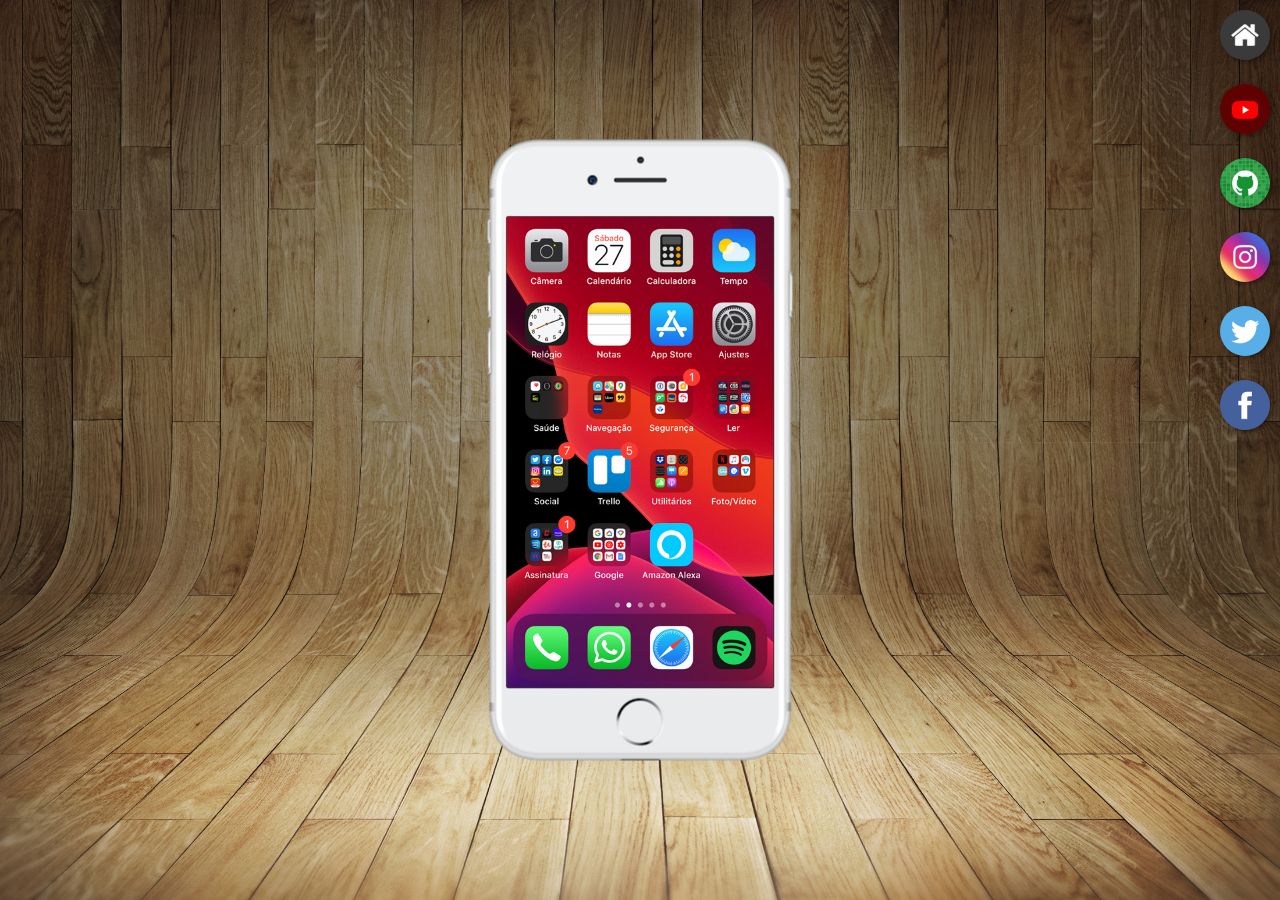
<file: index.html>
<!DOCTYPE html>
<html lang="pt-br">
<head>
    <meta charset="UTF-8">
    <meta name="viewport" content="width=device-width, initial-scale=1.0">
    <link rel="shortcut icon" href="favicon.ico" type="image/x-icon">
    <link rel="stylesheet" href="estilos/style.css">
    <title>Projeto Redes Sociais</title>
</head>
<body>
    <main>
        <section id="telefone">
            <iframe src="home.html" name="tela" id="tela" frameborder="0"></iframe>
        </section>

        <section id="redes-sociais">
            <a href="home.html" target="tela"><img src="imagens/logo-home.jpg" alt="home"></a><br>
            <a href="youtube.html" target="tela"><img src="imagens/logo-youtube.jpg" alt="yt"></a><br>
            <a href="github.html" target="tela"><img src="imagens/logo-github.jpg" alt="git"></a><br>
            <a href="instagram.html" target="tela"><img src="imagens/logo-instagram.jpg" alt="insta"></a><br>
            <a href="x.html" target="tela"><img src="imagens/logo-twitter.jpg" alt="x"></a><br>
            <a href="face.html" target="tela"><img src="imagens/logo-facebook.jpg" alt="face"></a>
        </section>
    </main>
</body>
</html>
</file>
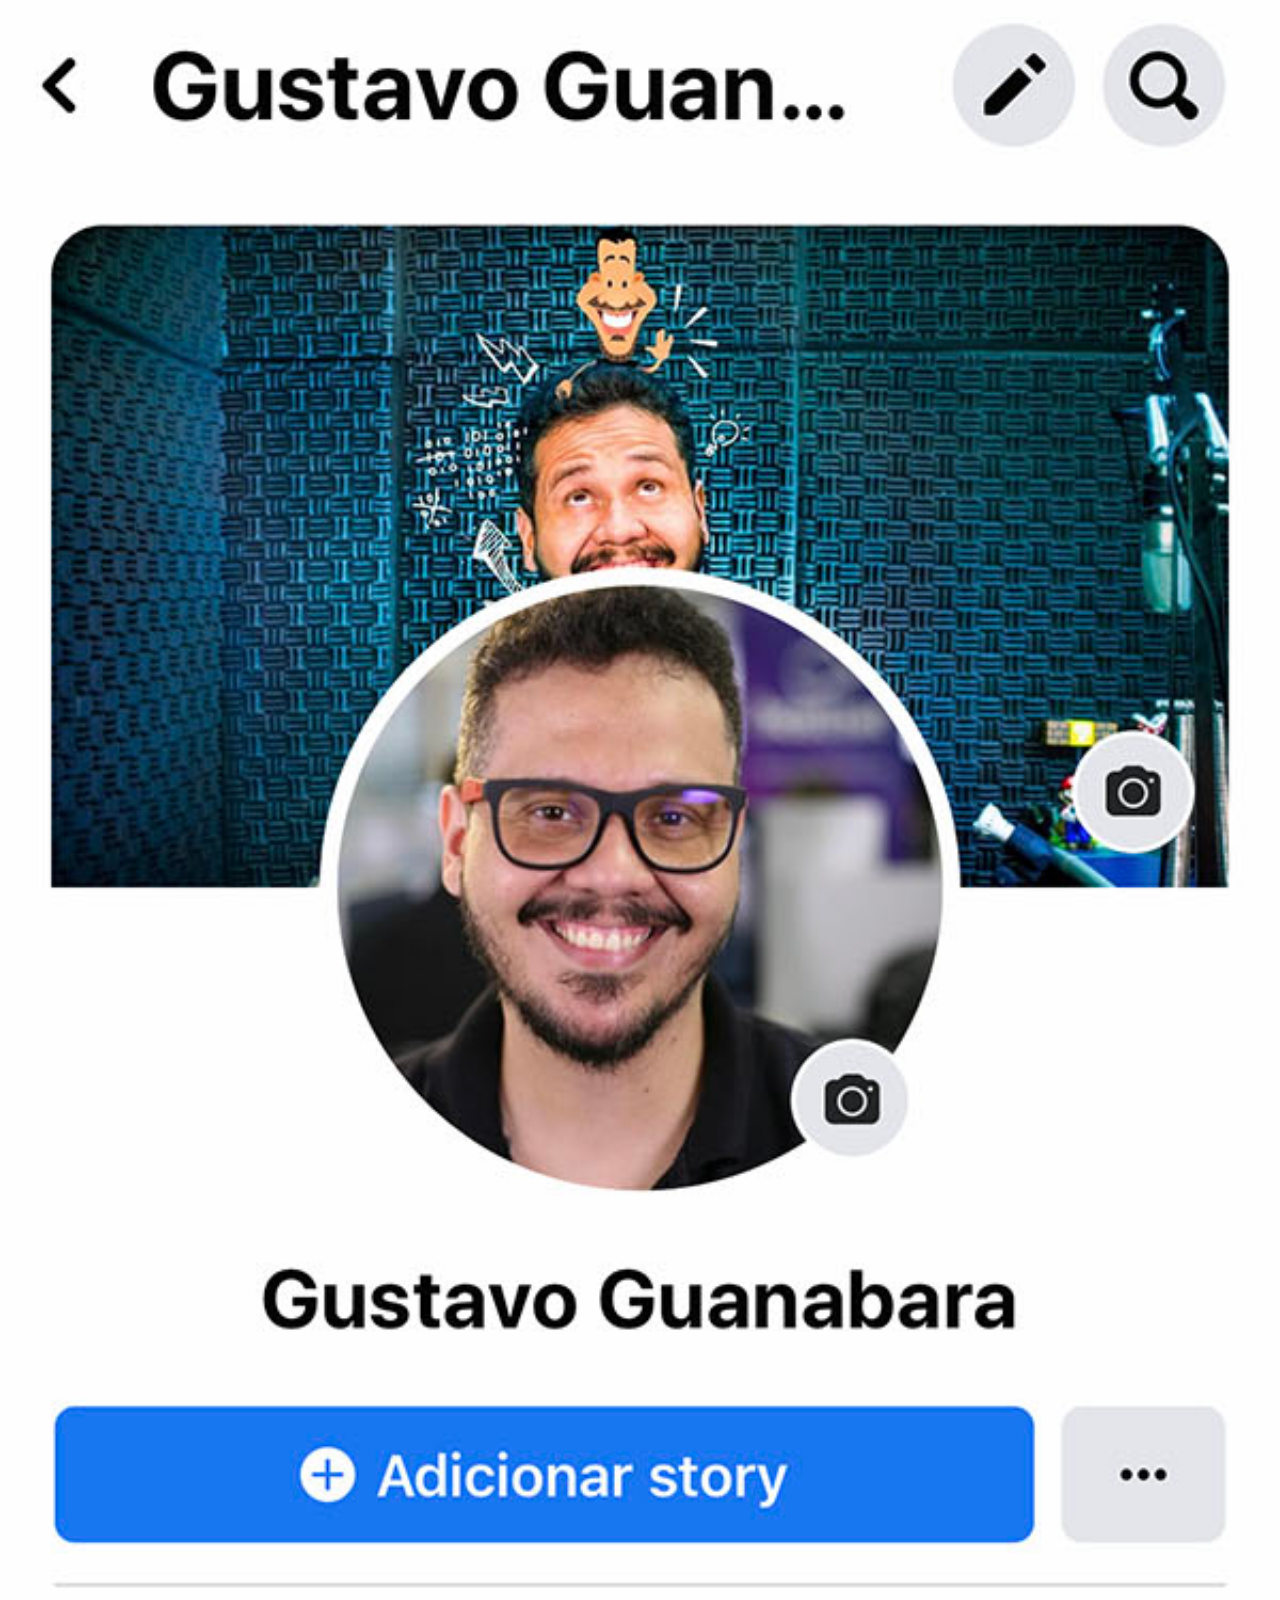
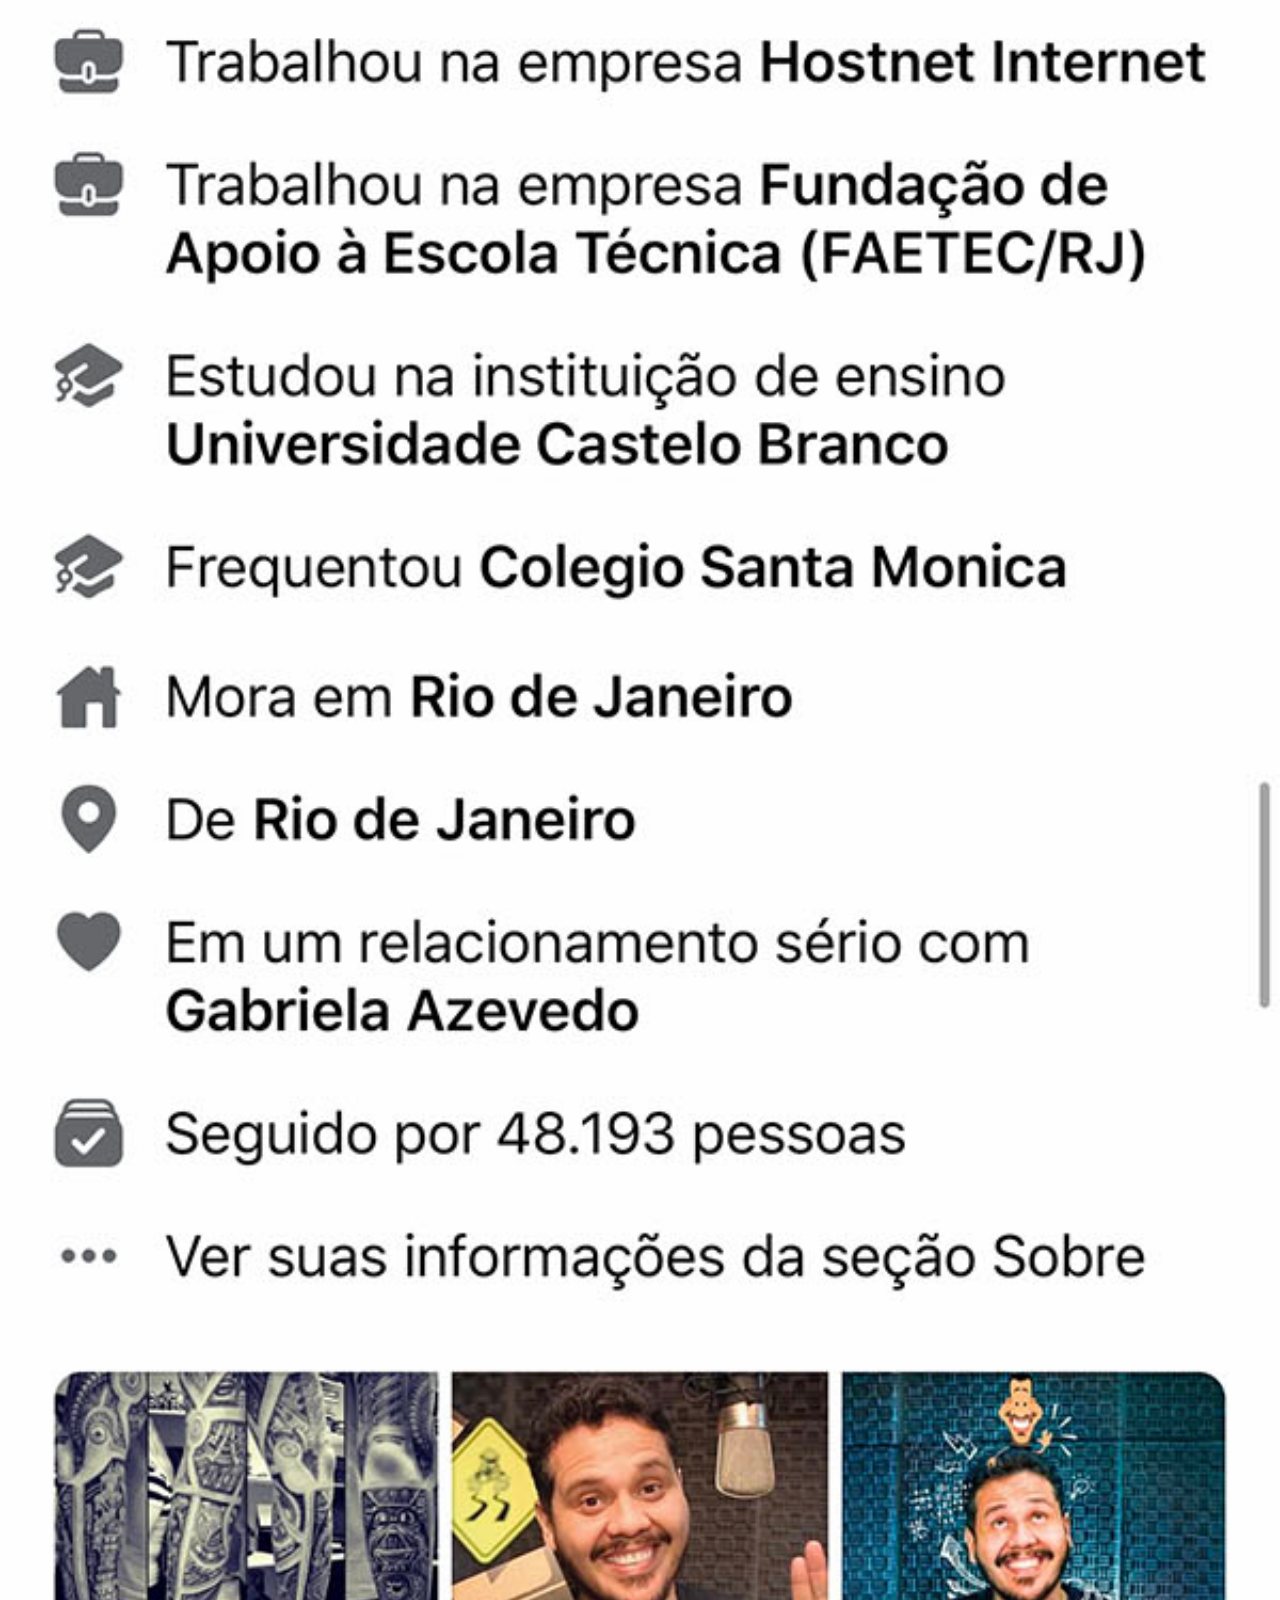
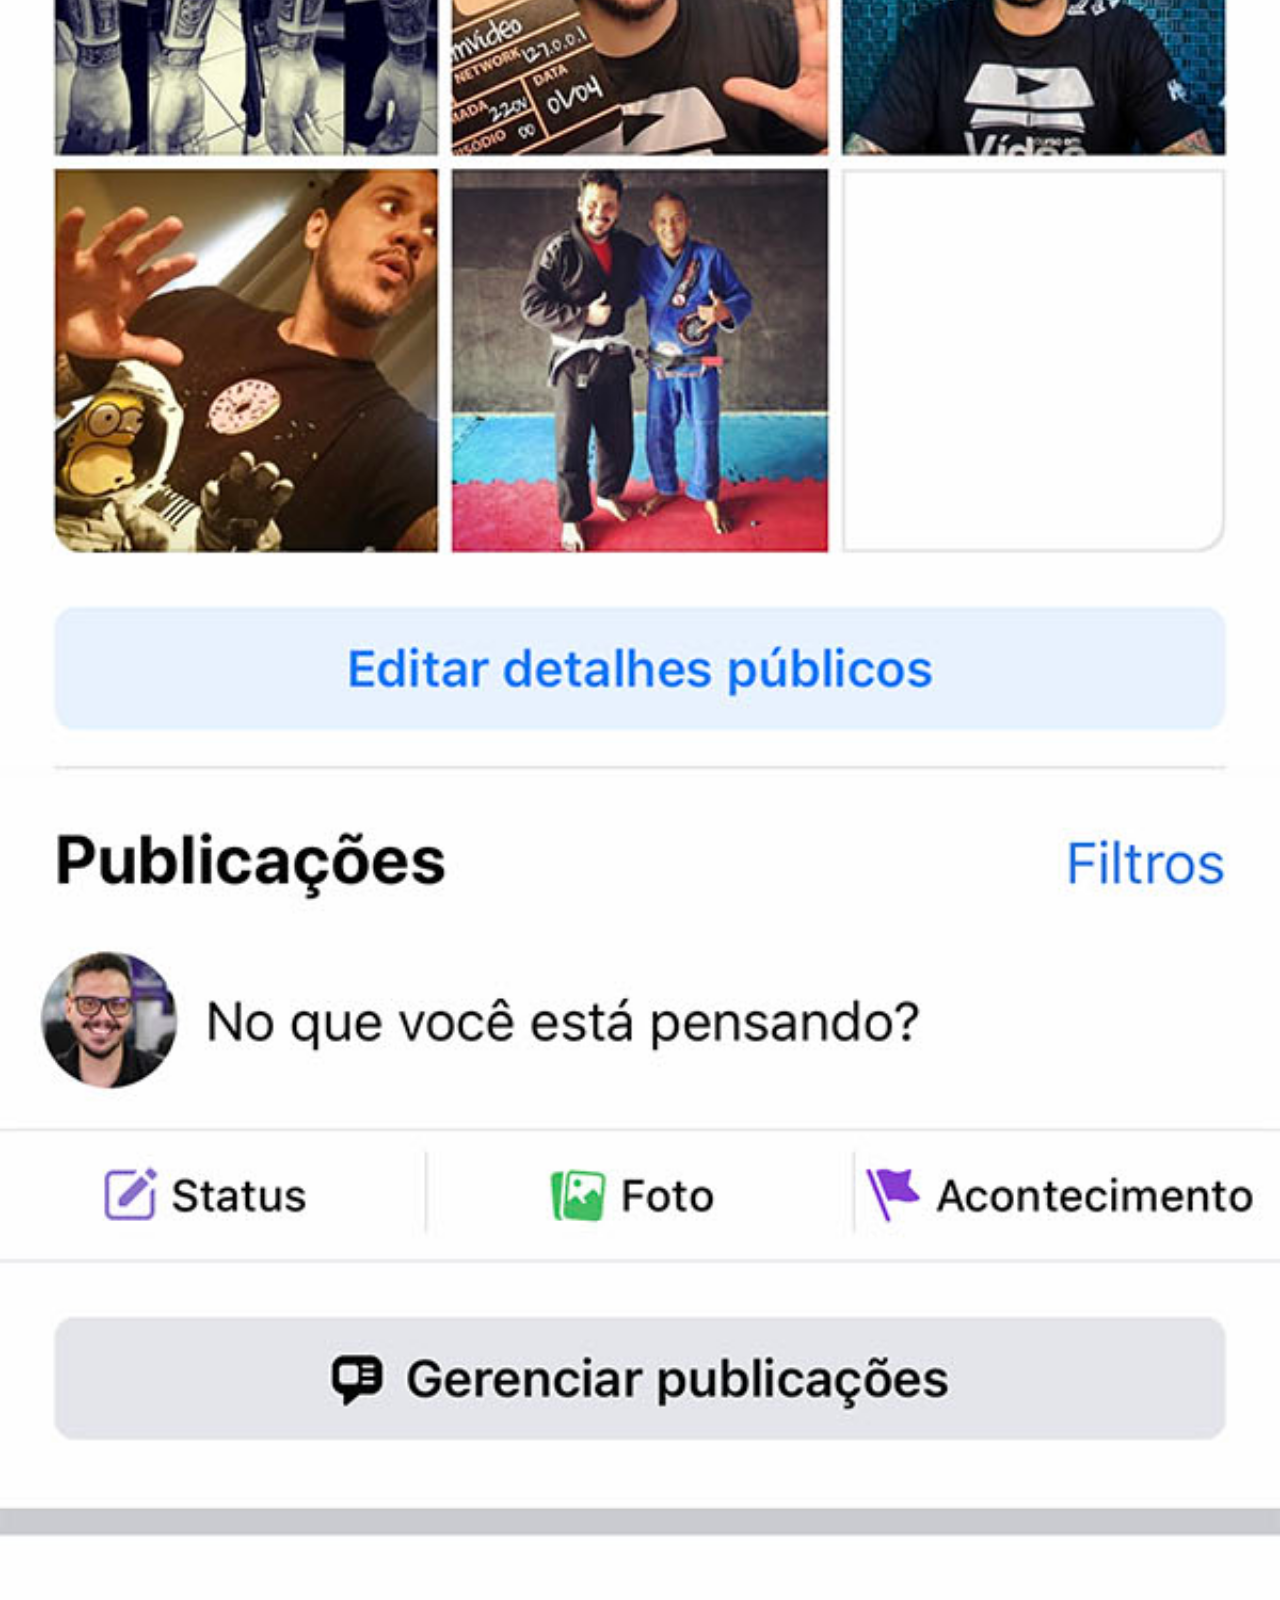
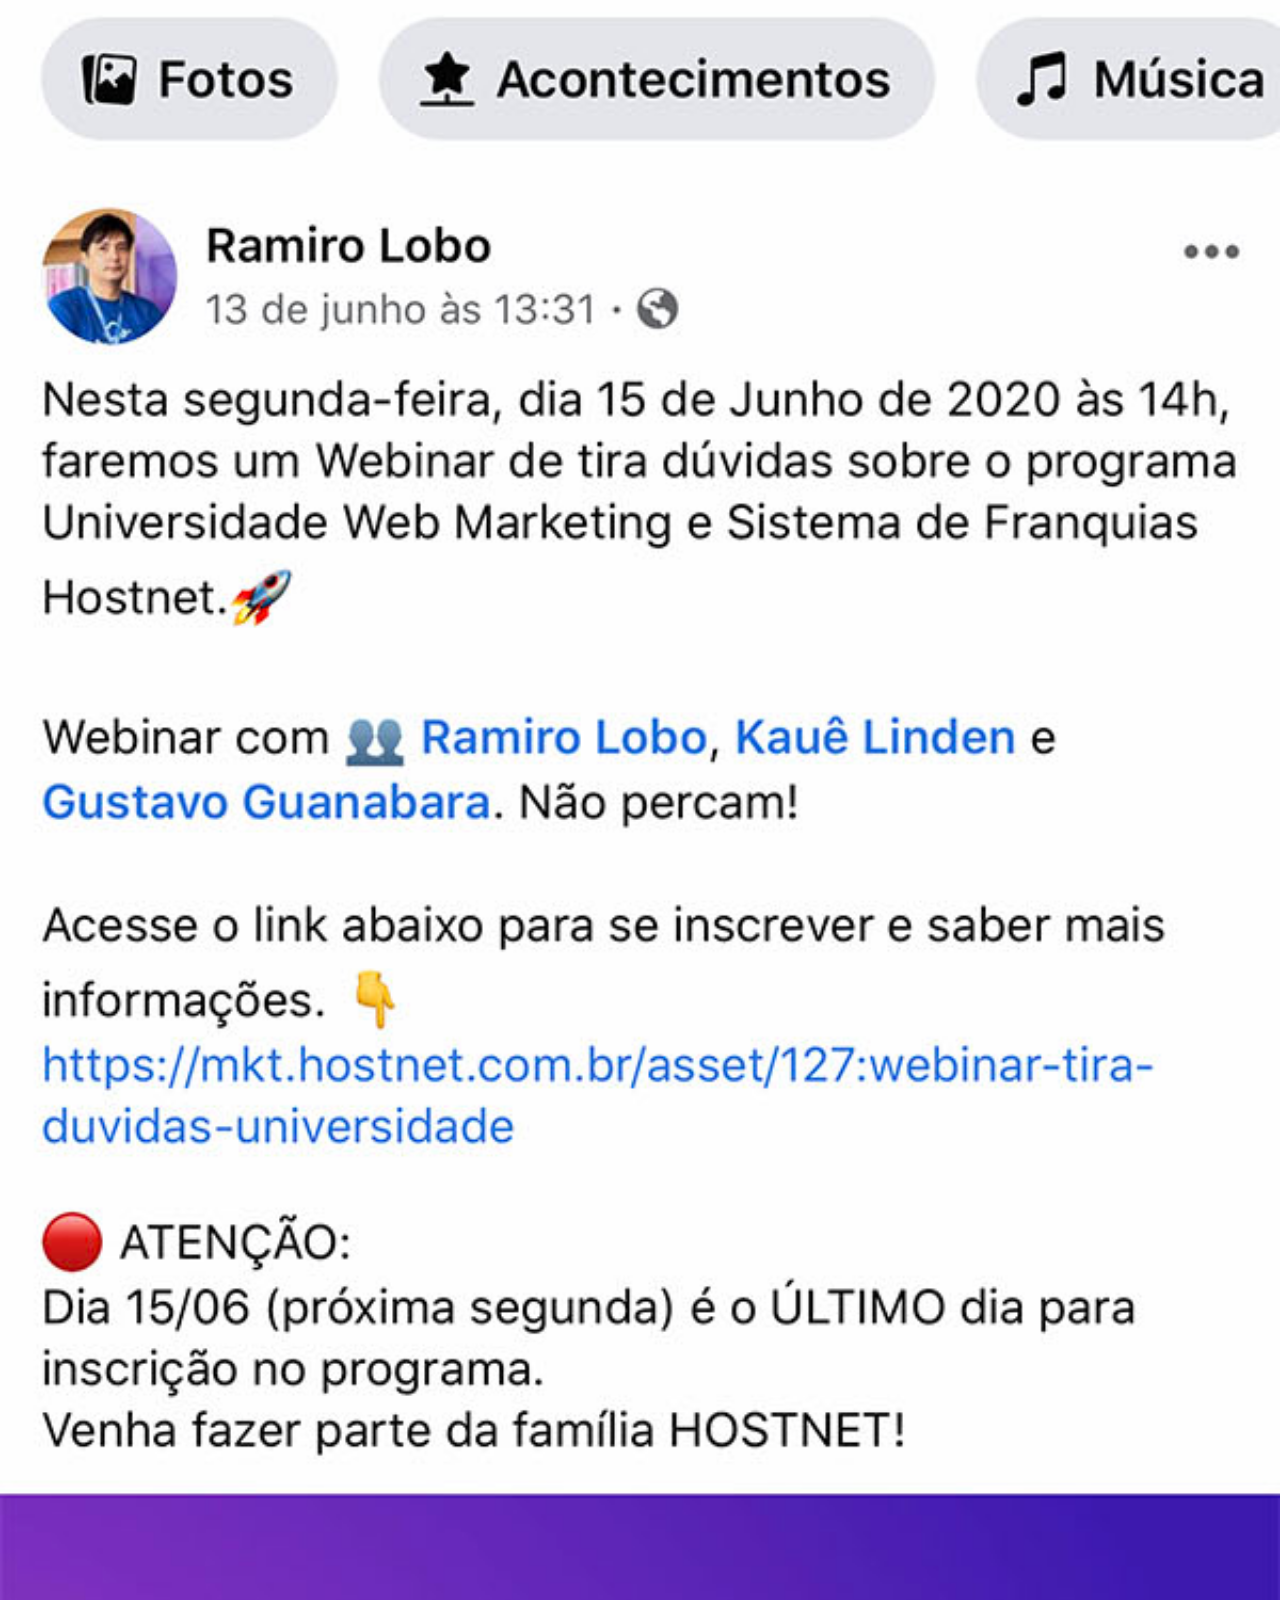
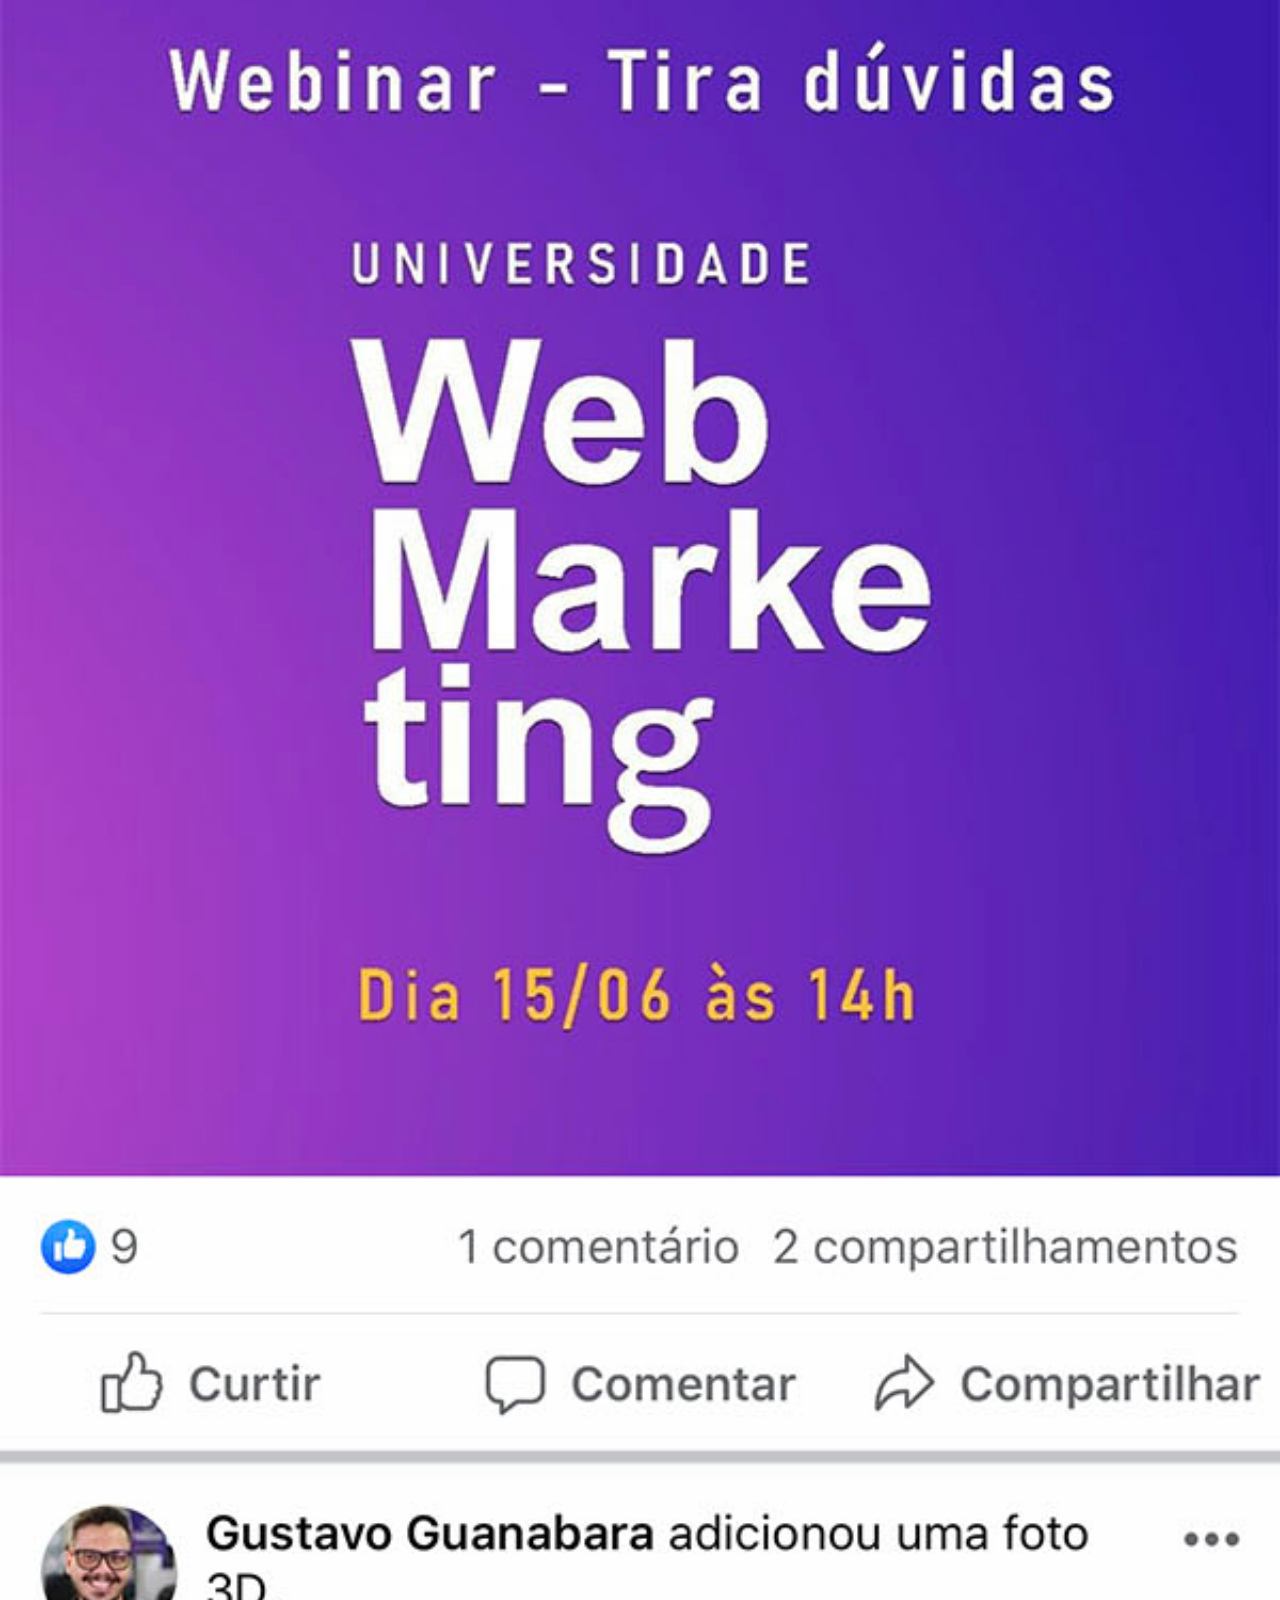
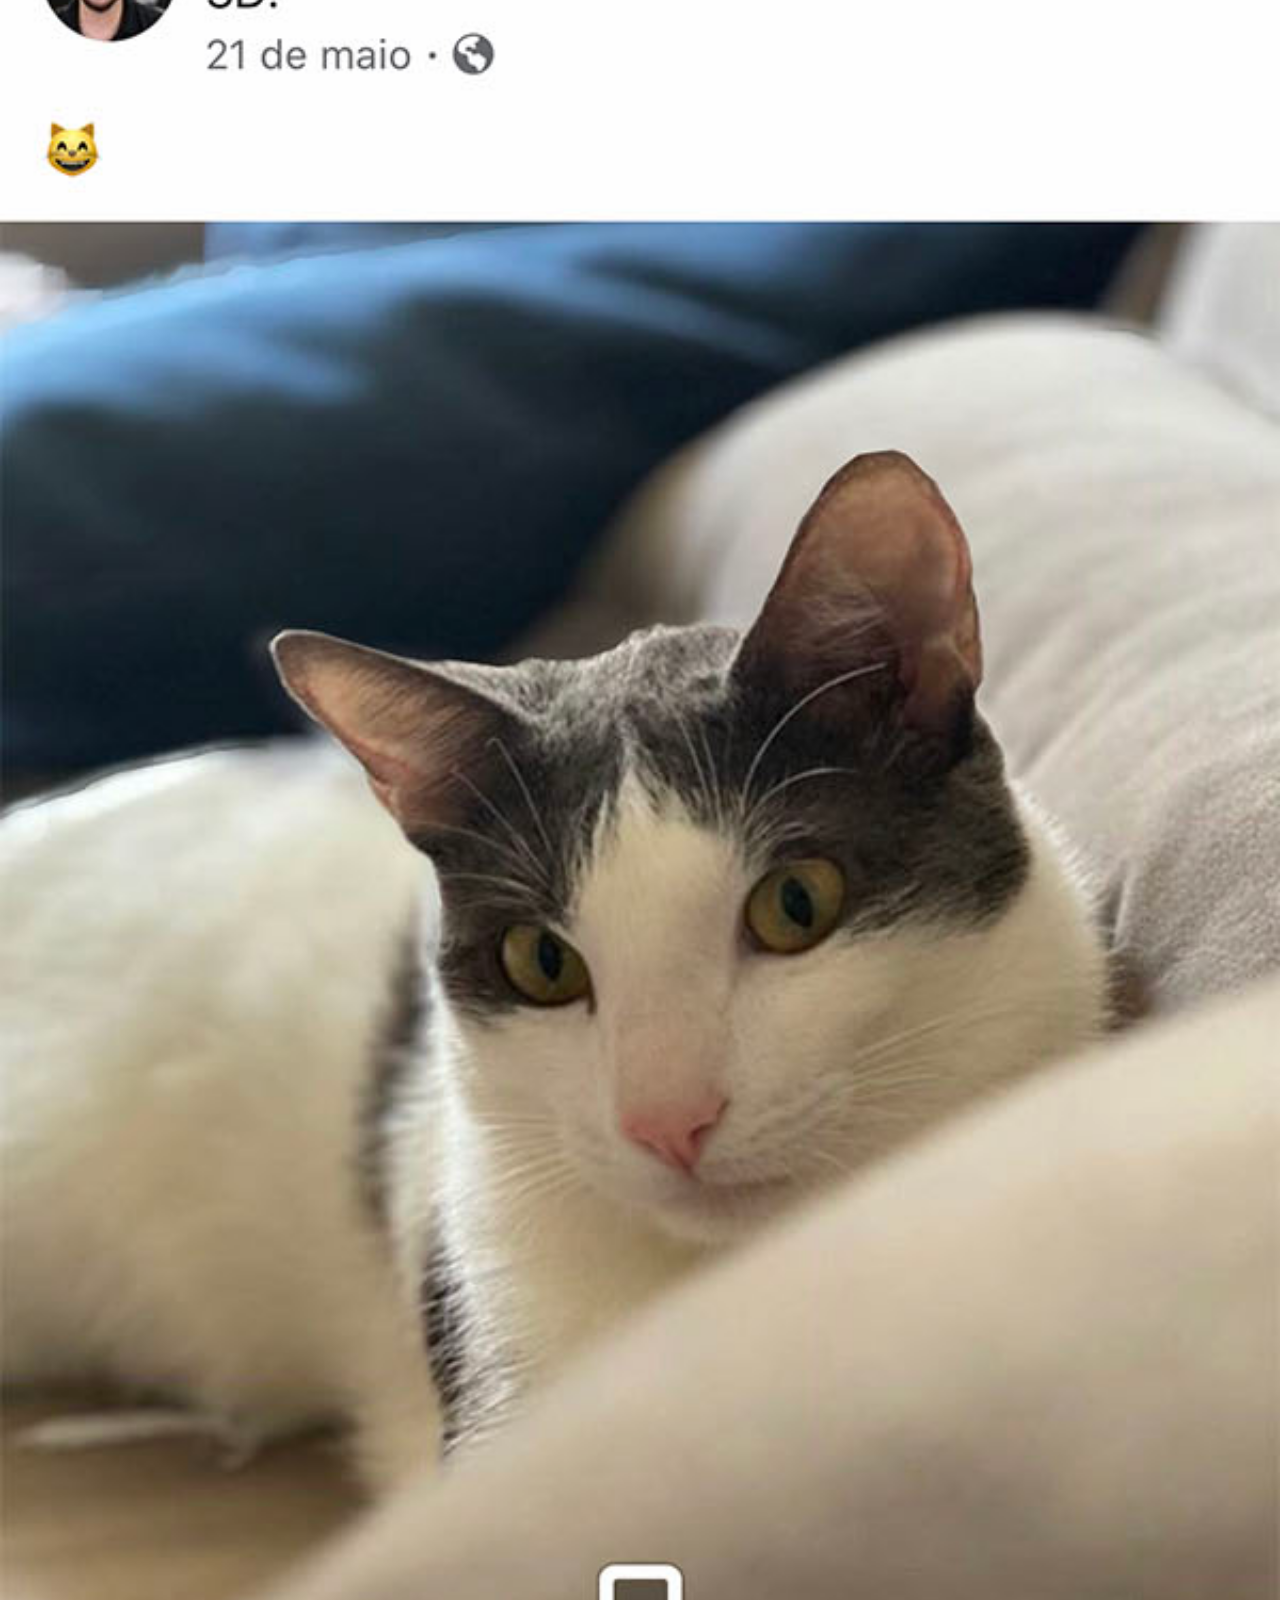
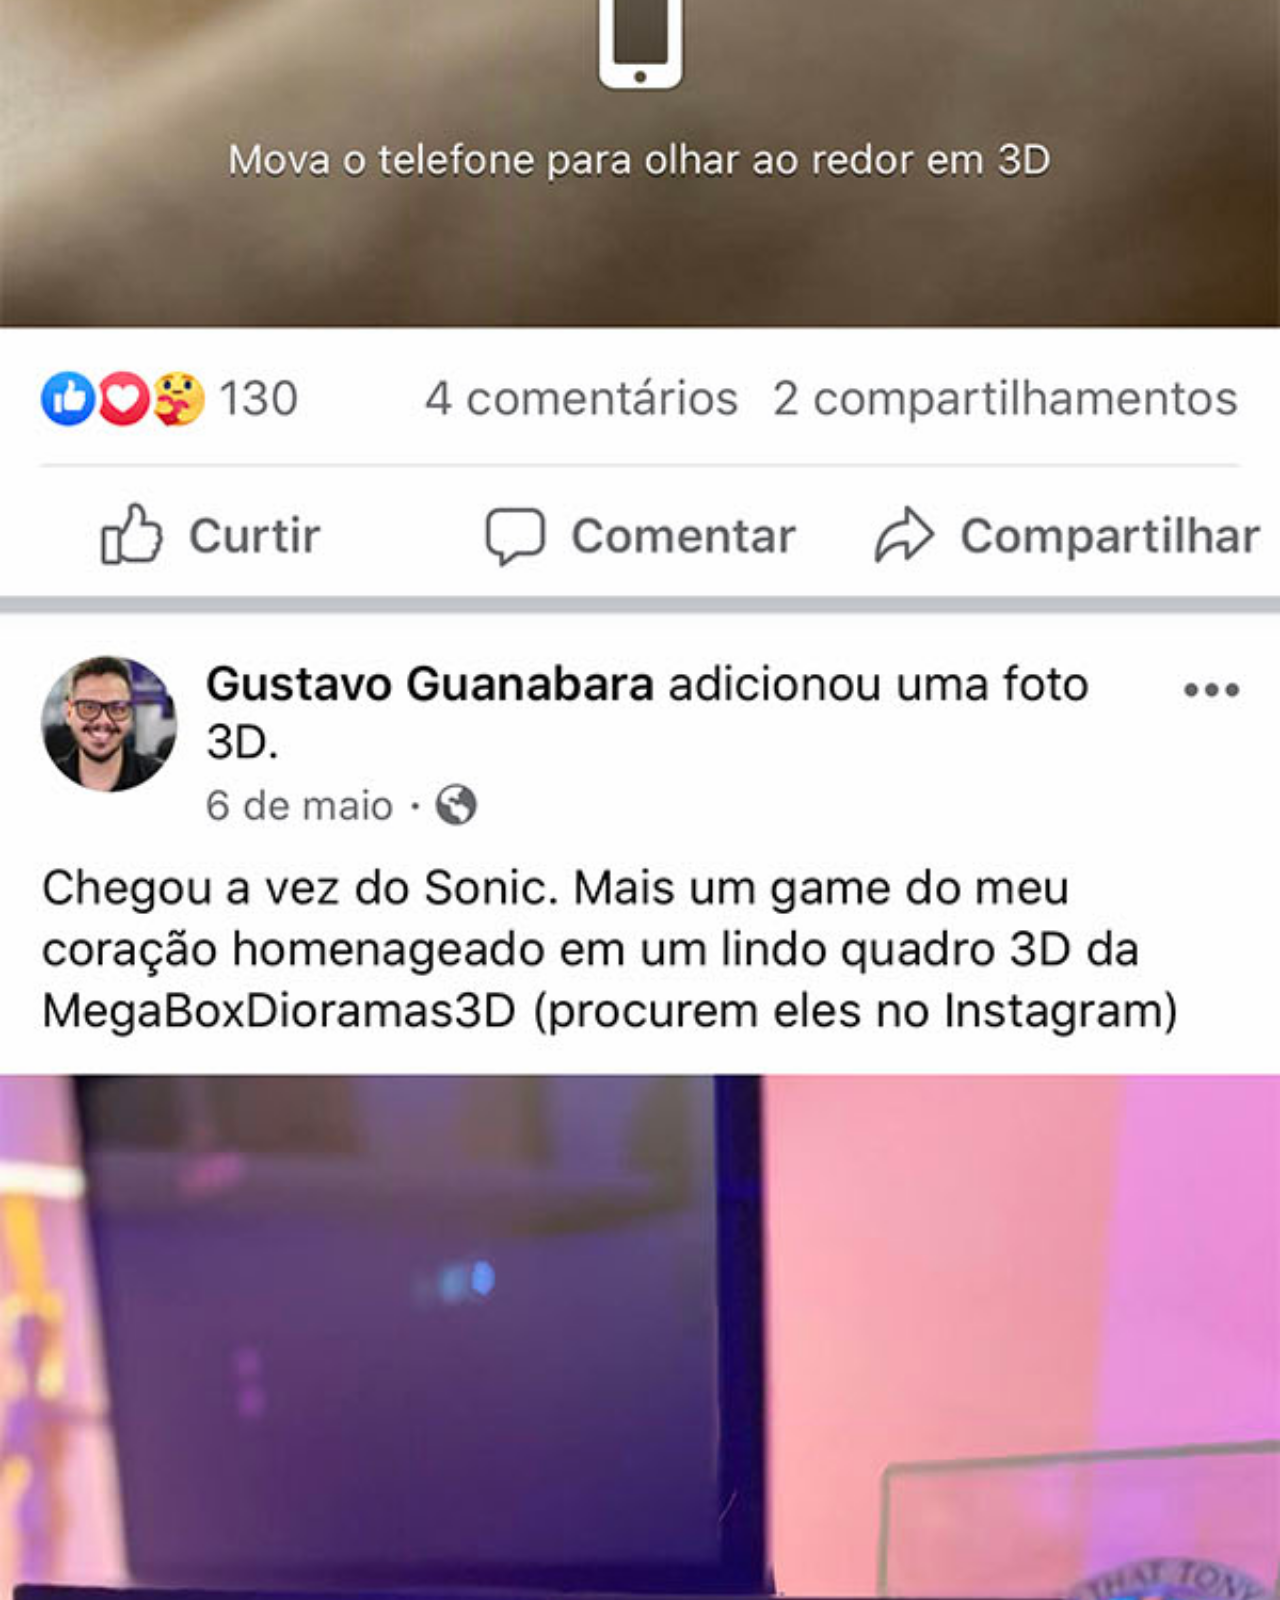
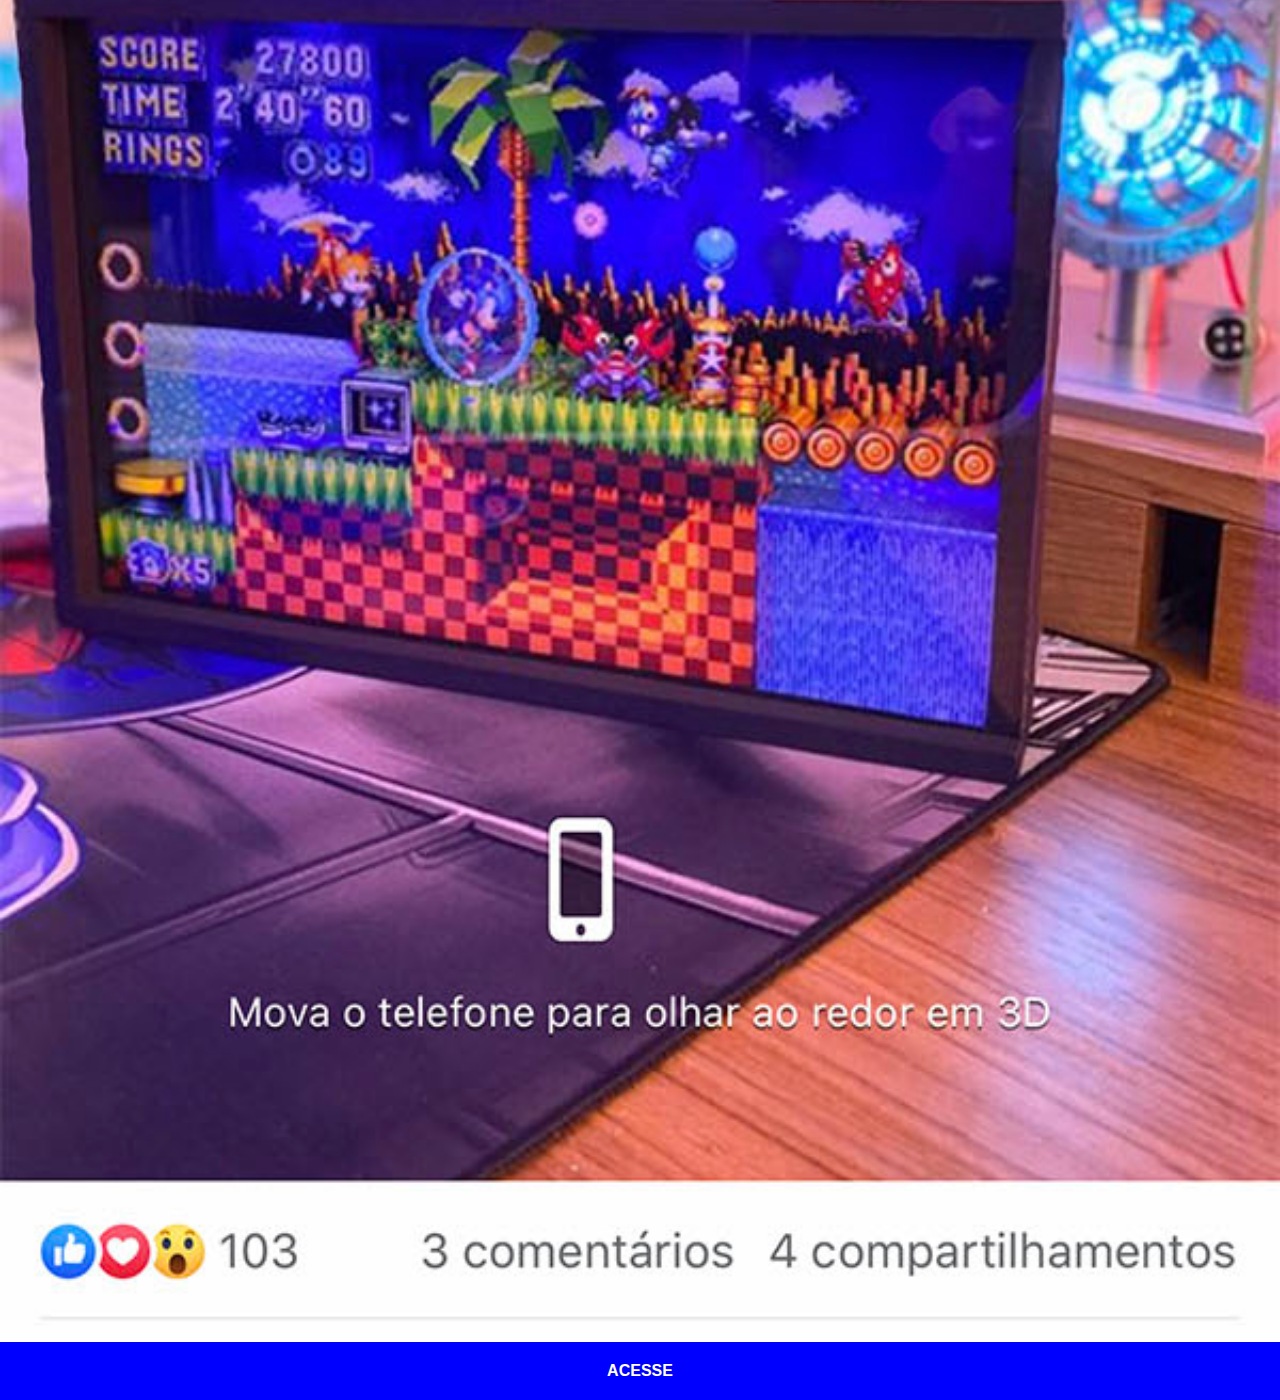
<file: face.html>
<!DOCTYPE html>
<html lang="pt-br">
<head>
    <meta charset="UTF-8">
    <meta name="viewport" content="width=device-width, initial-scale=1.0">
    <title>Facebook</title>
    <style>
        * {
            margin: 0px;
            padding: 0px;
            font-family: Arial, Helvetica, sans-serif;
        }

        ::-webkit-scrollbar {
            width: 0px;
            height: 0px;
        }

        img {
            width: 100vw;
        }

        a {
            display: block;
            color: white;
            font-weight: bolder;
            background-color: blue;
            text-align: center;
            text-decoration: none;
            padding: 20px;
        }

        a:hover {
            background-color: rgba(0, 0, 255, 0.795);
        }
    </style>
</head>
<body>
    <img src="imagens/tela-facebook.jpg" alt="facebook">
    <a href="facebook.com/cursosemvideo" target="_blank">ACESSE</a>
</body>
</html>
</file>
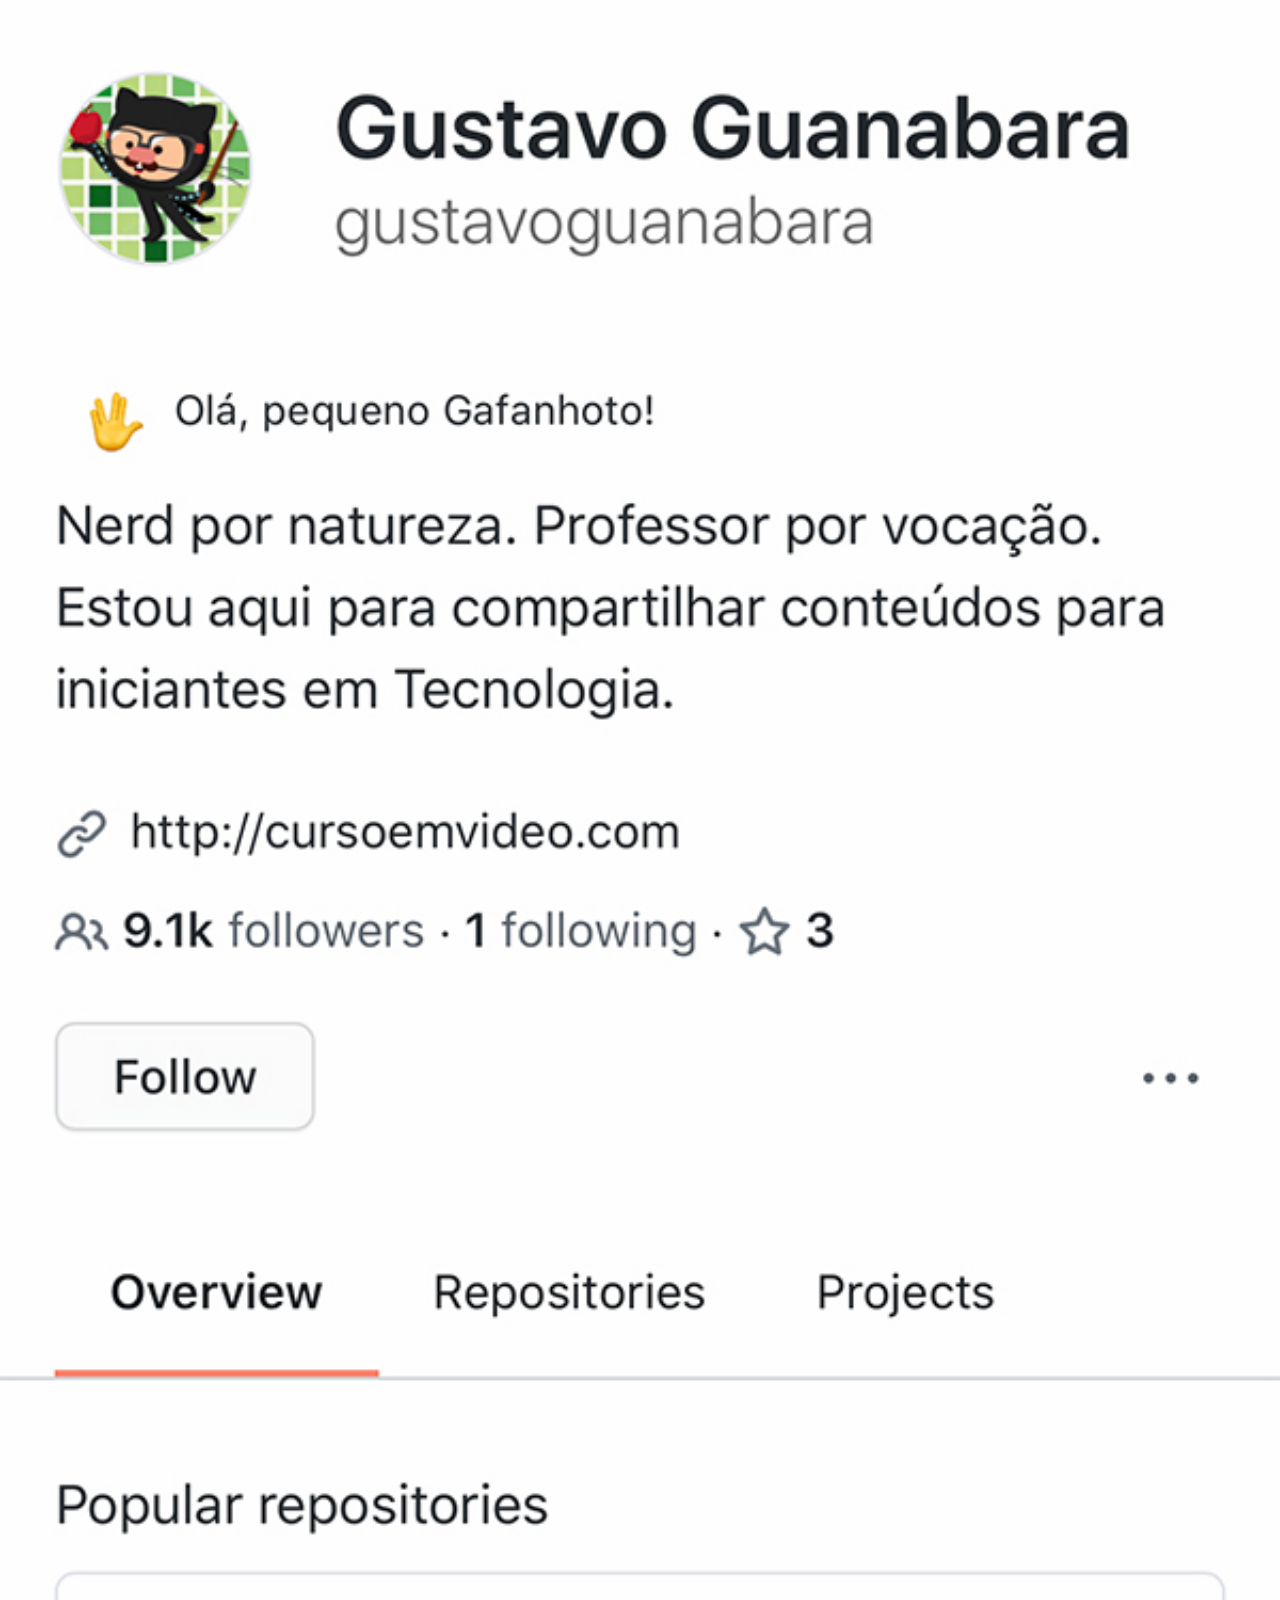
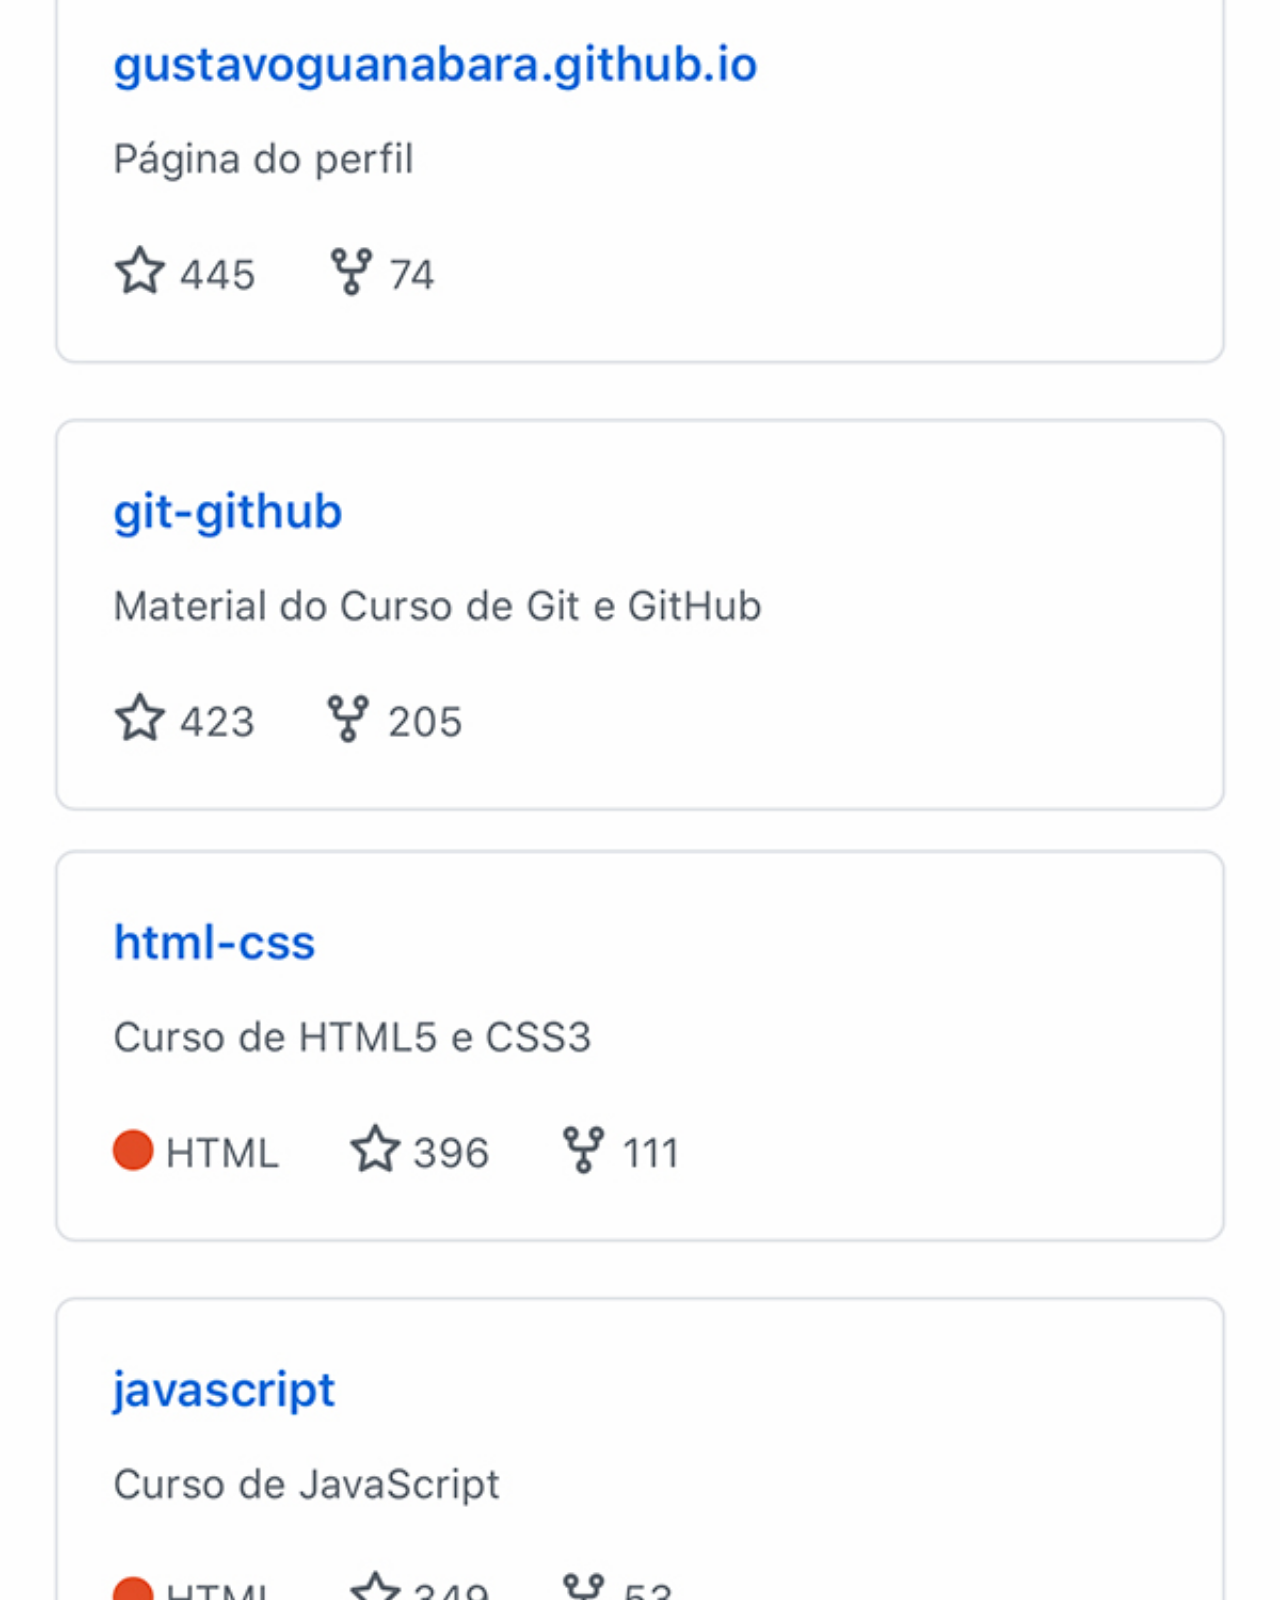
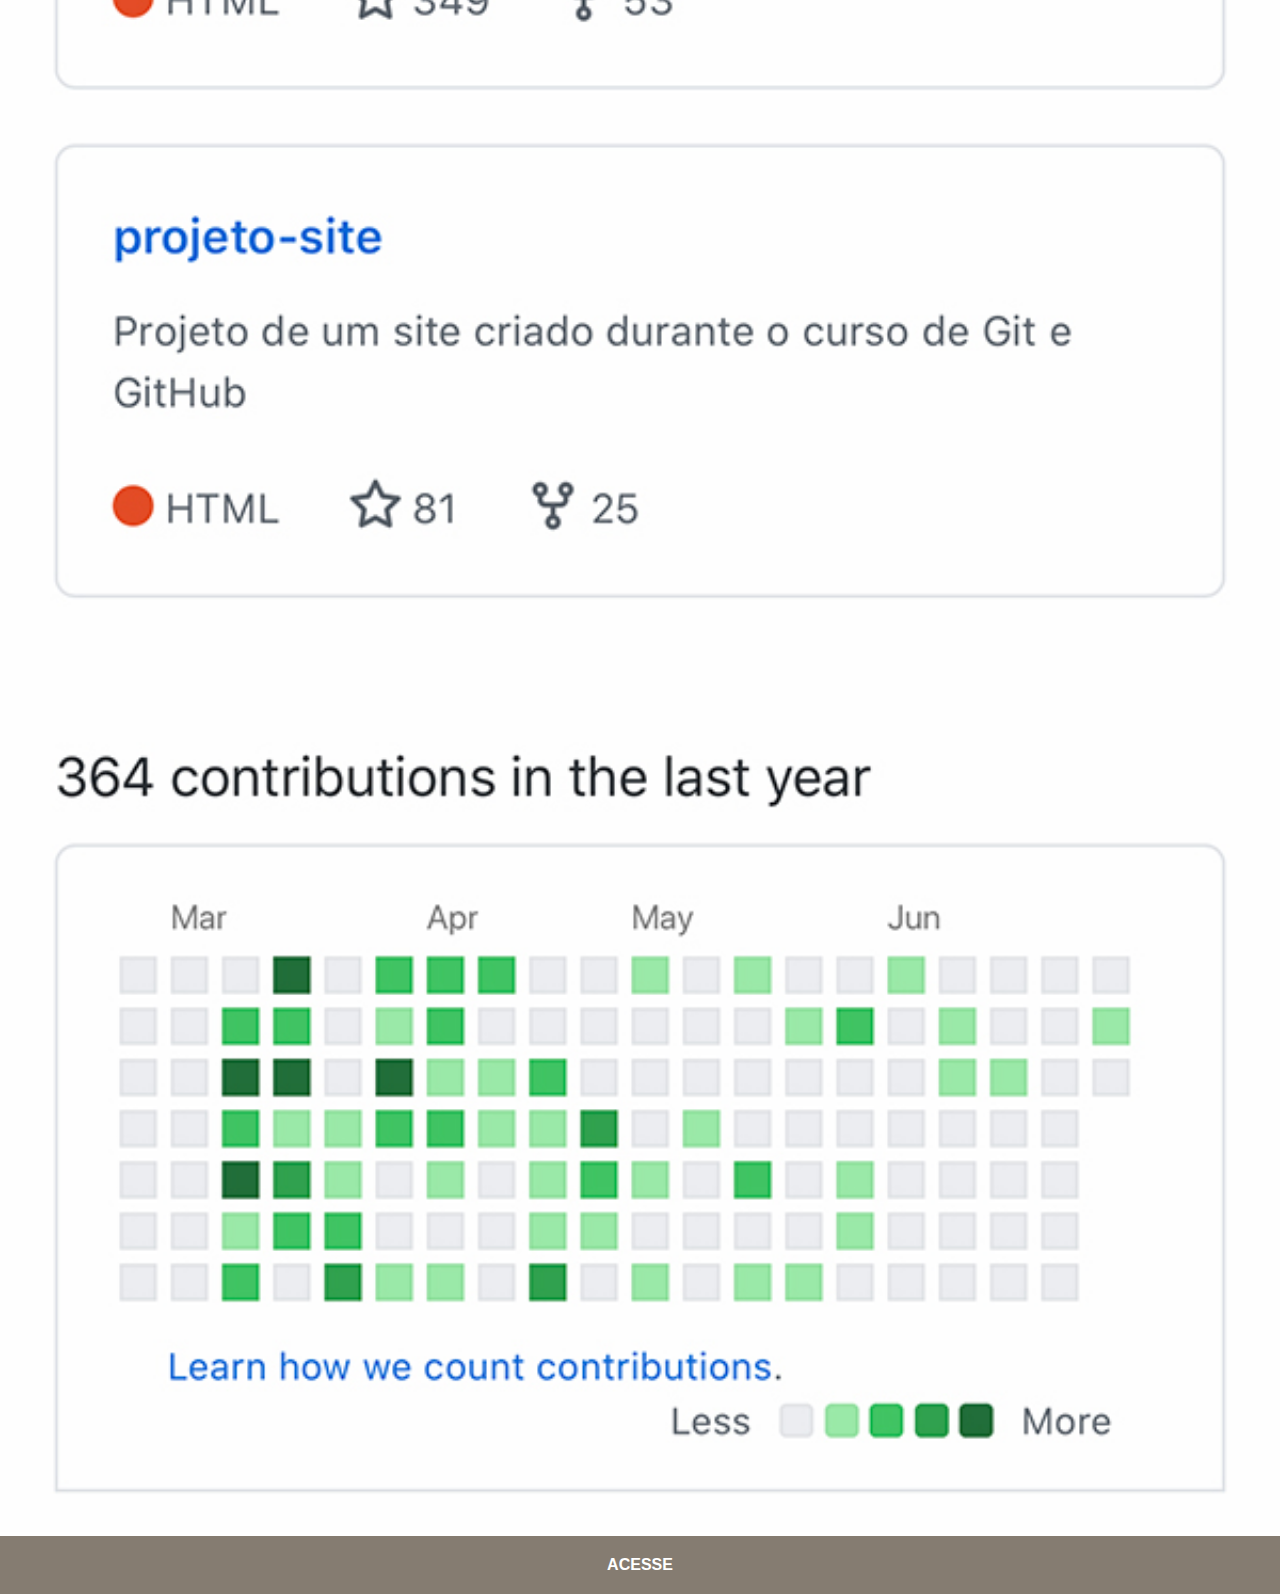
<file: github.html>
<!DOCTYPE html>
<html lang="pt-br">
<head>
    <meta charset="UTF-8">
    <meta name="viewport" content="width=device-width, initial-scale=1.0">
    <title>Github</title>
    <style>
        * {
            margin: 0px;
            padding: 0px;
            font-family: Arial, Helvetica, sans-serif;
        }

        ::-webkit-scrollbar {
            width: 0px;
            height: 0px;
        }

        img {
            width: 100vw;
        }

        a {
            display: block;
            background-color: rgb(133, 124, 113);
            color:white;
            padding: 20px;
            text-align: center;
            font-weight: bolder;
            text-decoration: none;
        }

        a:hover {
            background-color: rgb(150, 124, 91);
        }
    </style>
</head>
<body>
    <img src="imagens/tela-github.jpg" alt="github">
    <a href="https://github.com/gustavoguanabara" target="_blank">ACESSE</a>
</body>
</html>
</file>
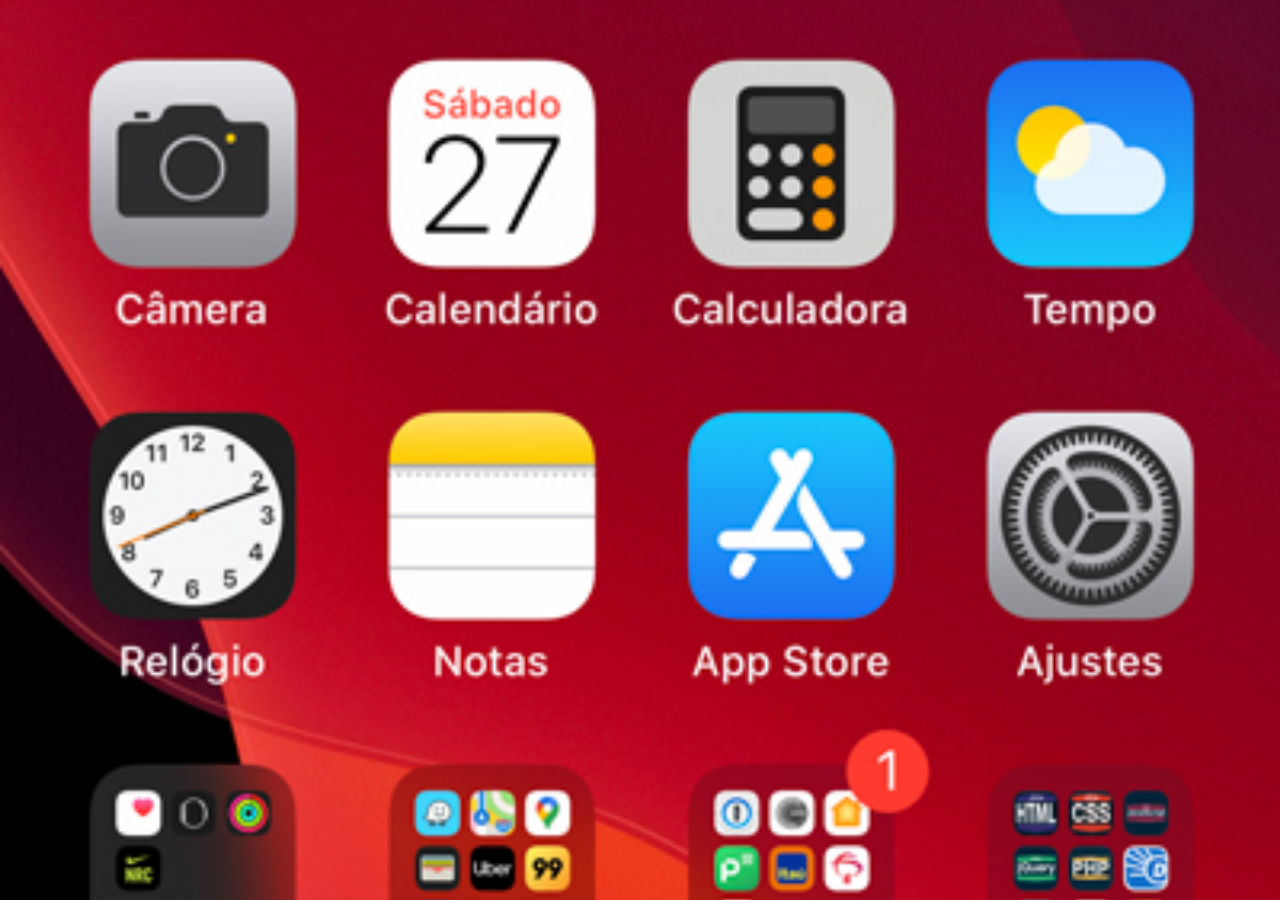
<file: home.html>
<!DOCTYPE html>
<html lang="pt-br">
<head>
    <meta charset="UTF-8">
    <meta name="viewport" content="width=device-width, initial-scale=1.0">
    <title>Home</title>
    <style>
        * {
            margin: 0px;
            padding: 0px;
        }
        body {
            width: 100vw;
            height: 100vh;
            background: black url('imagens/tela-home.jpg') no-repeat top center;
            background-size: cover;
        }
    </style>
</head>
<body>
    
</body>
</html>
</file>
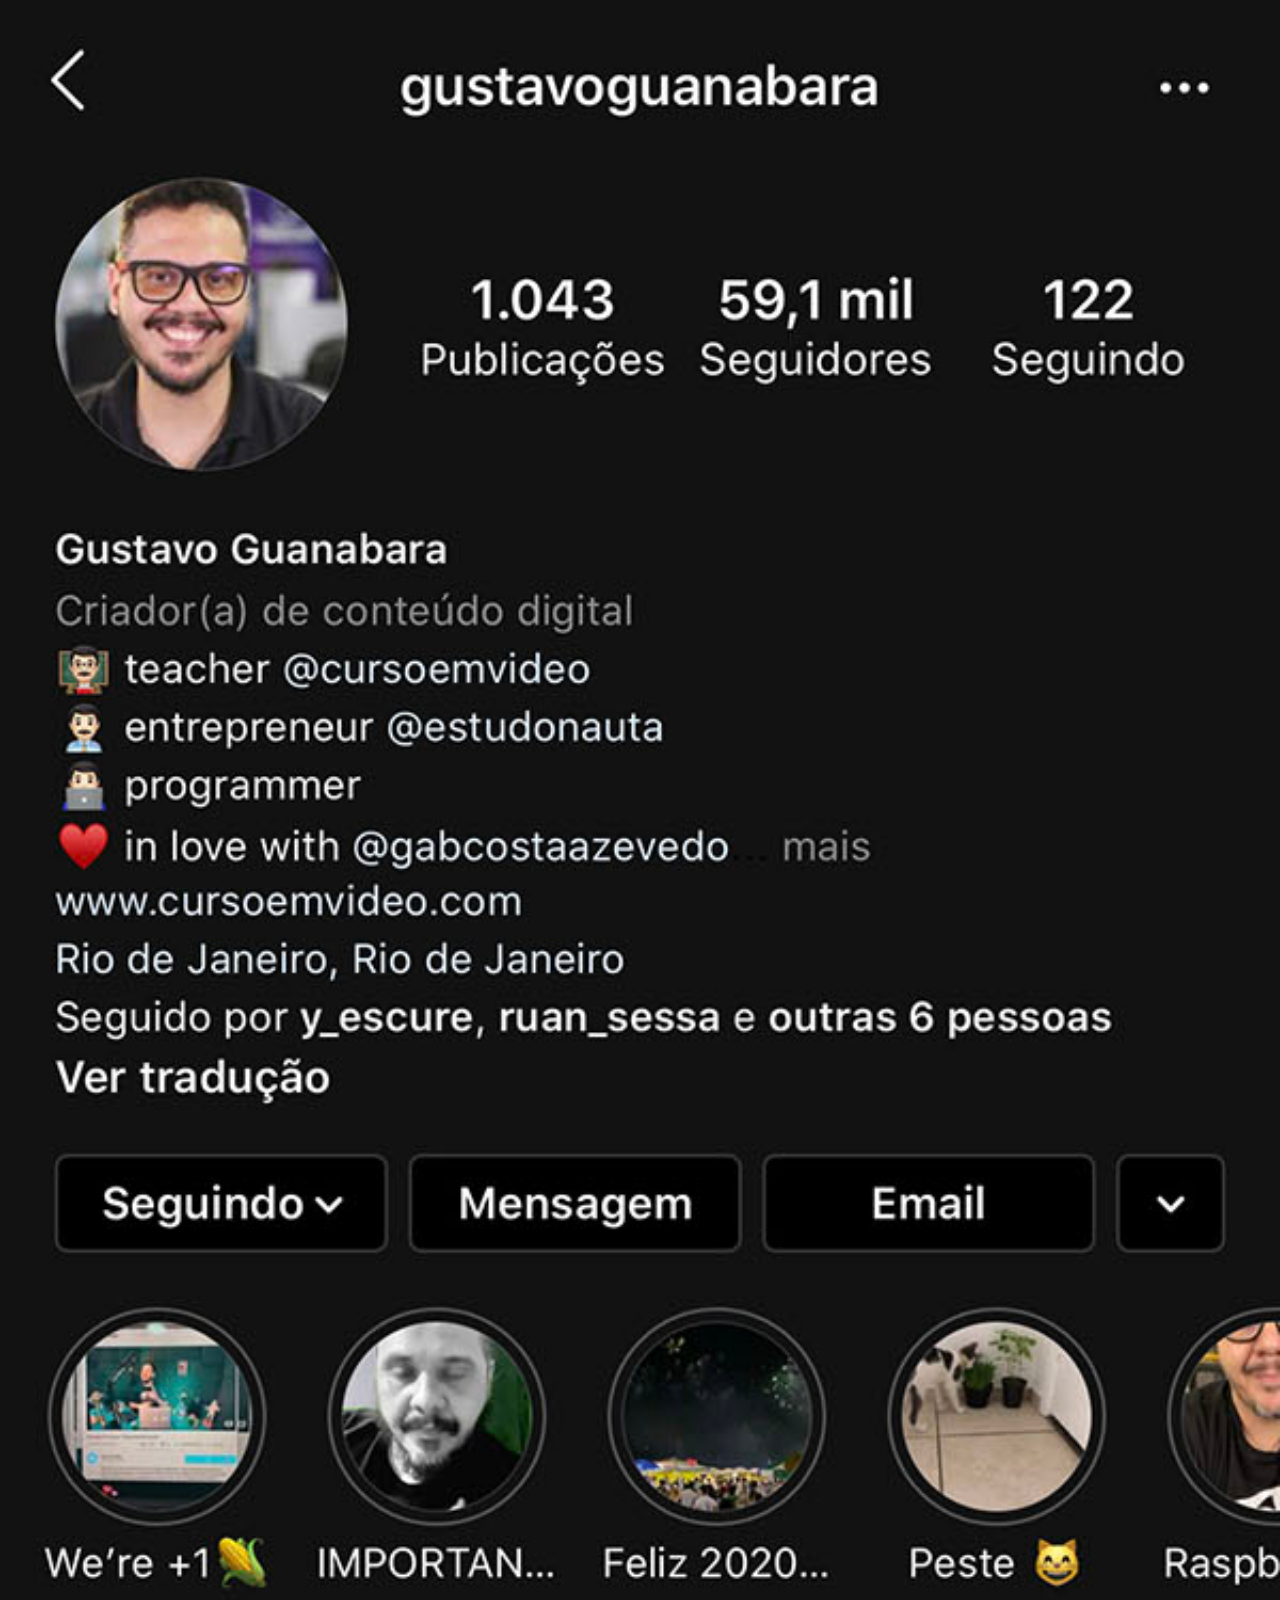
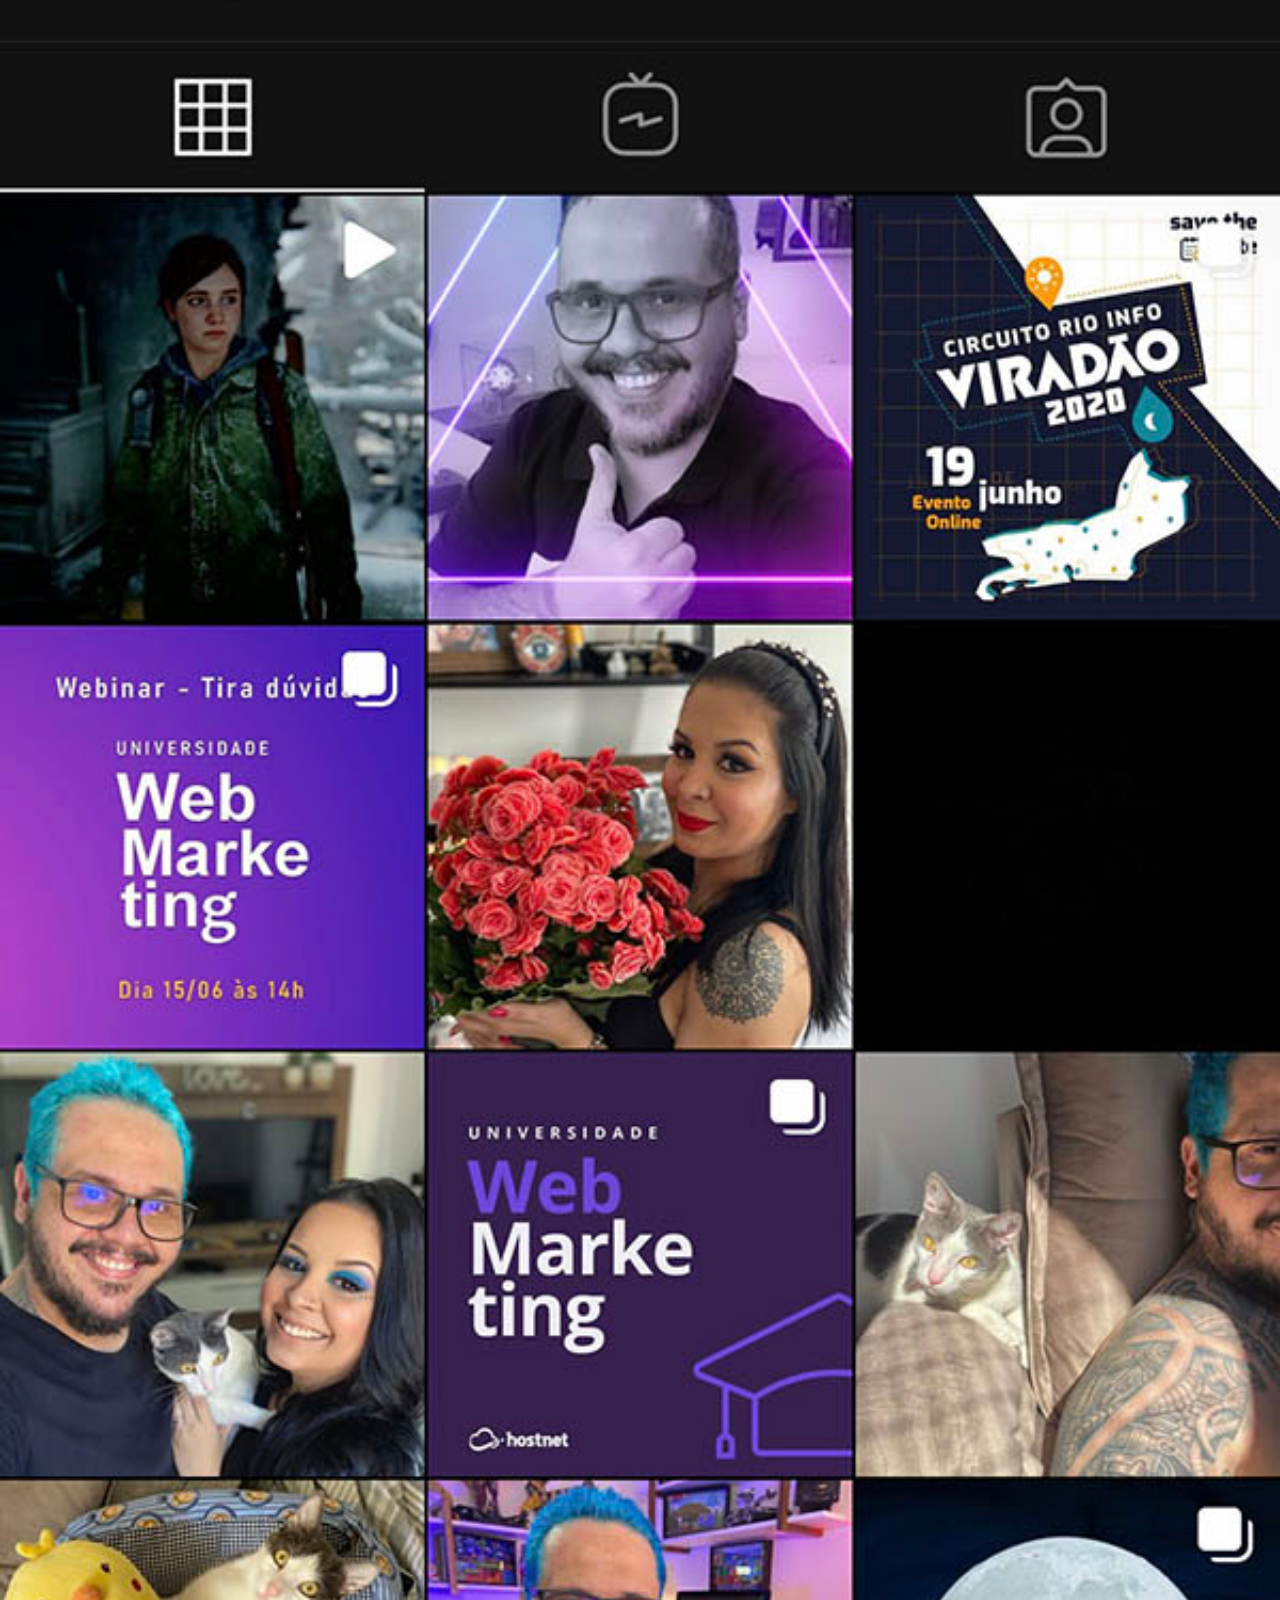
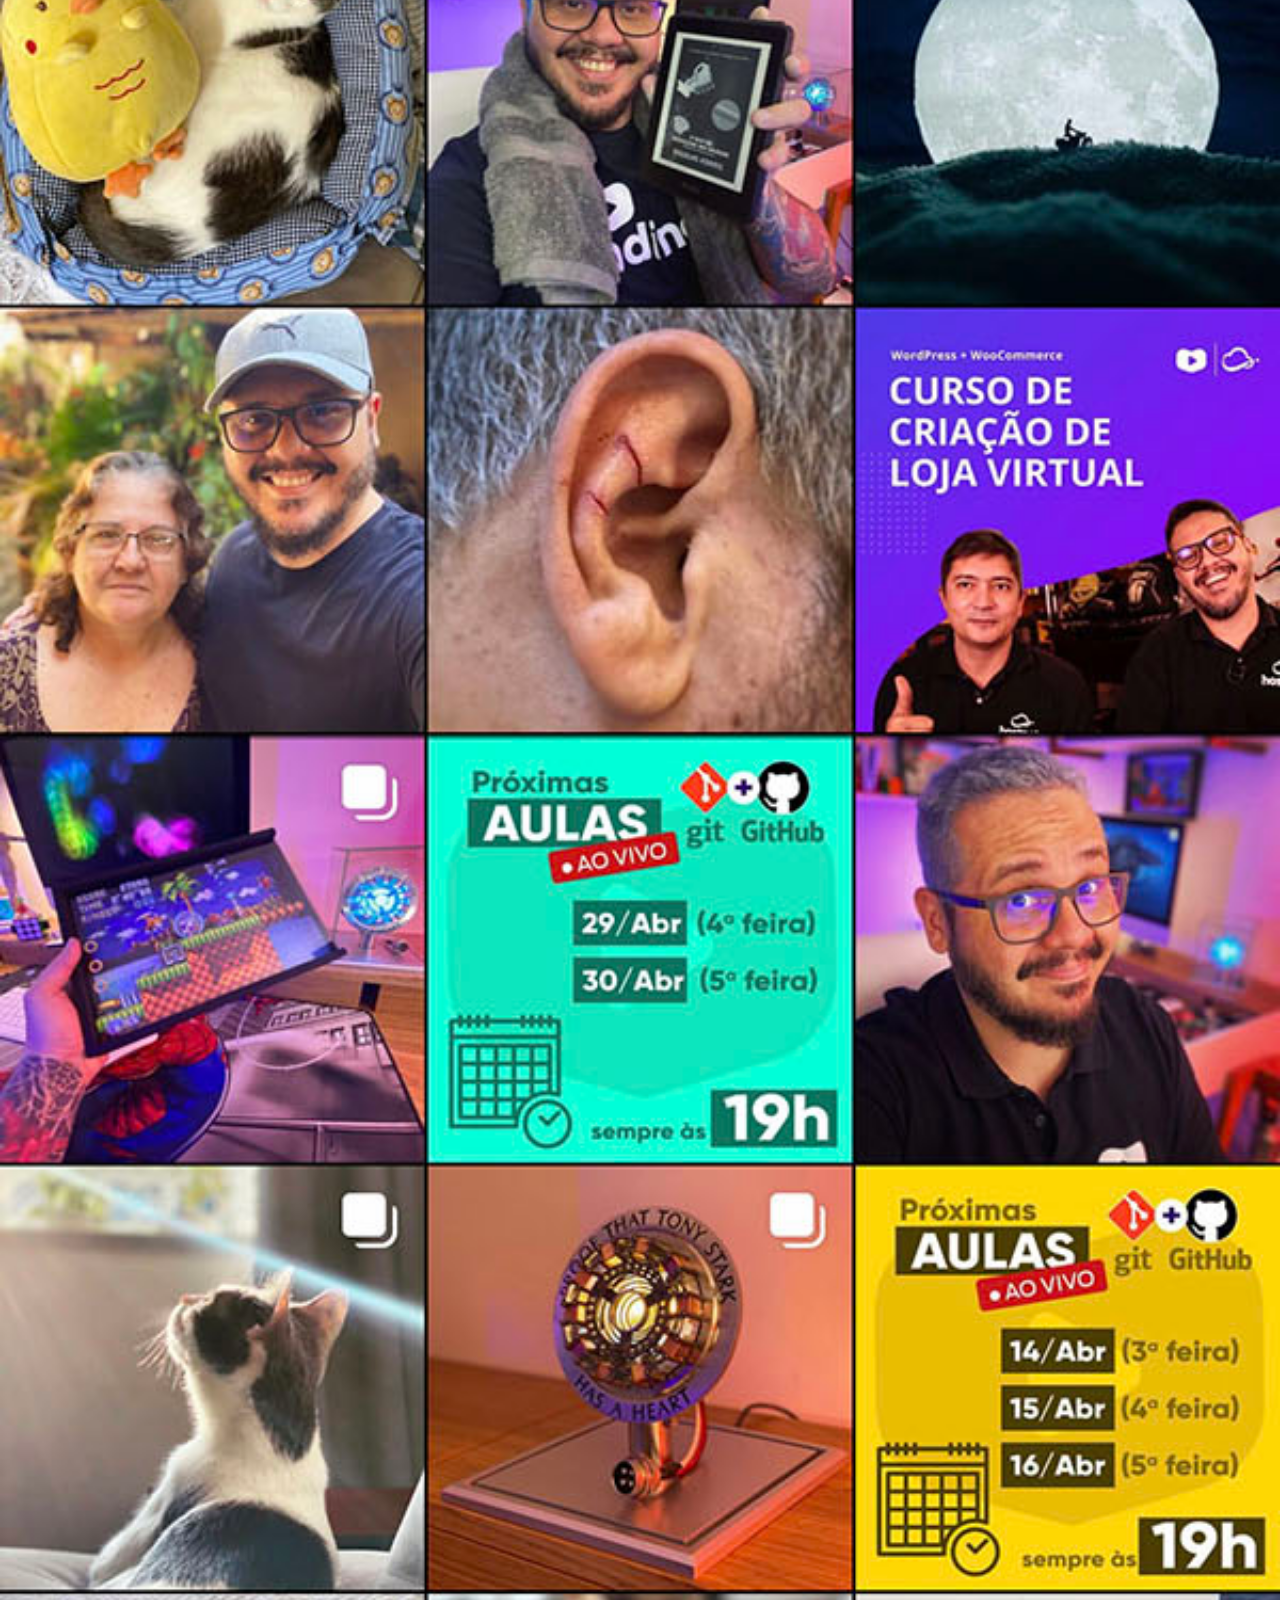
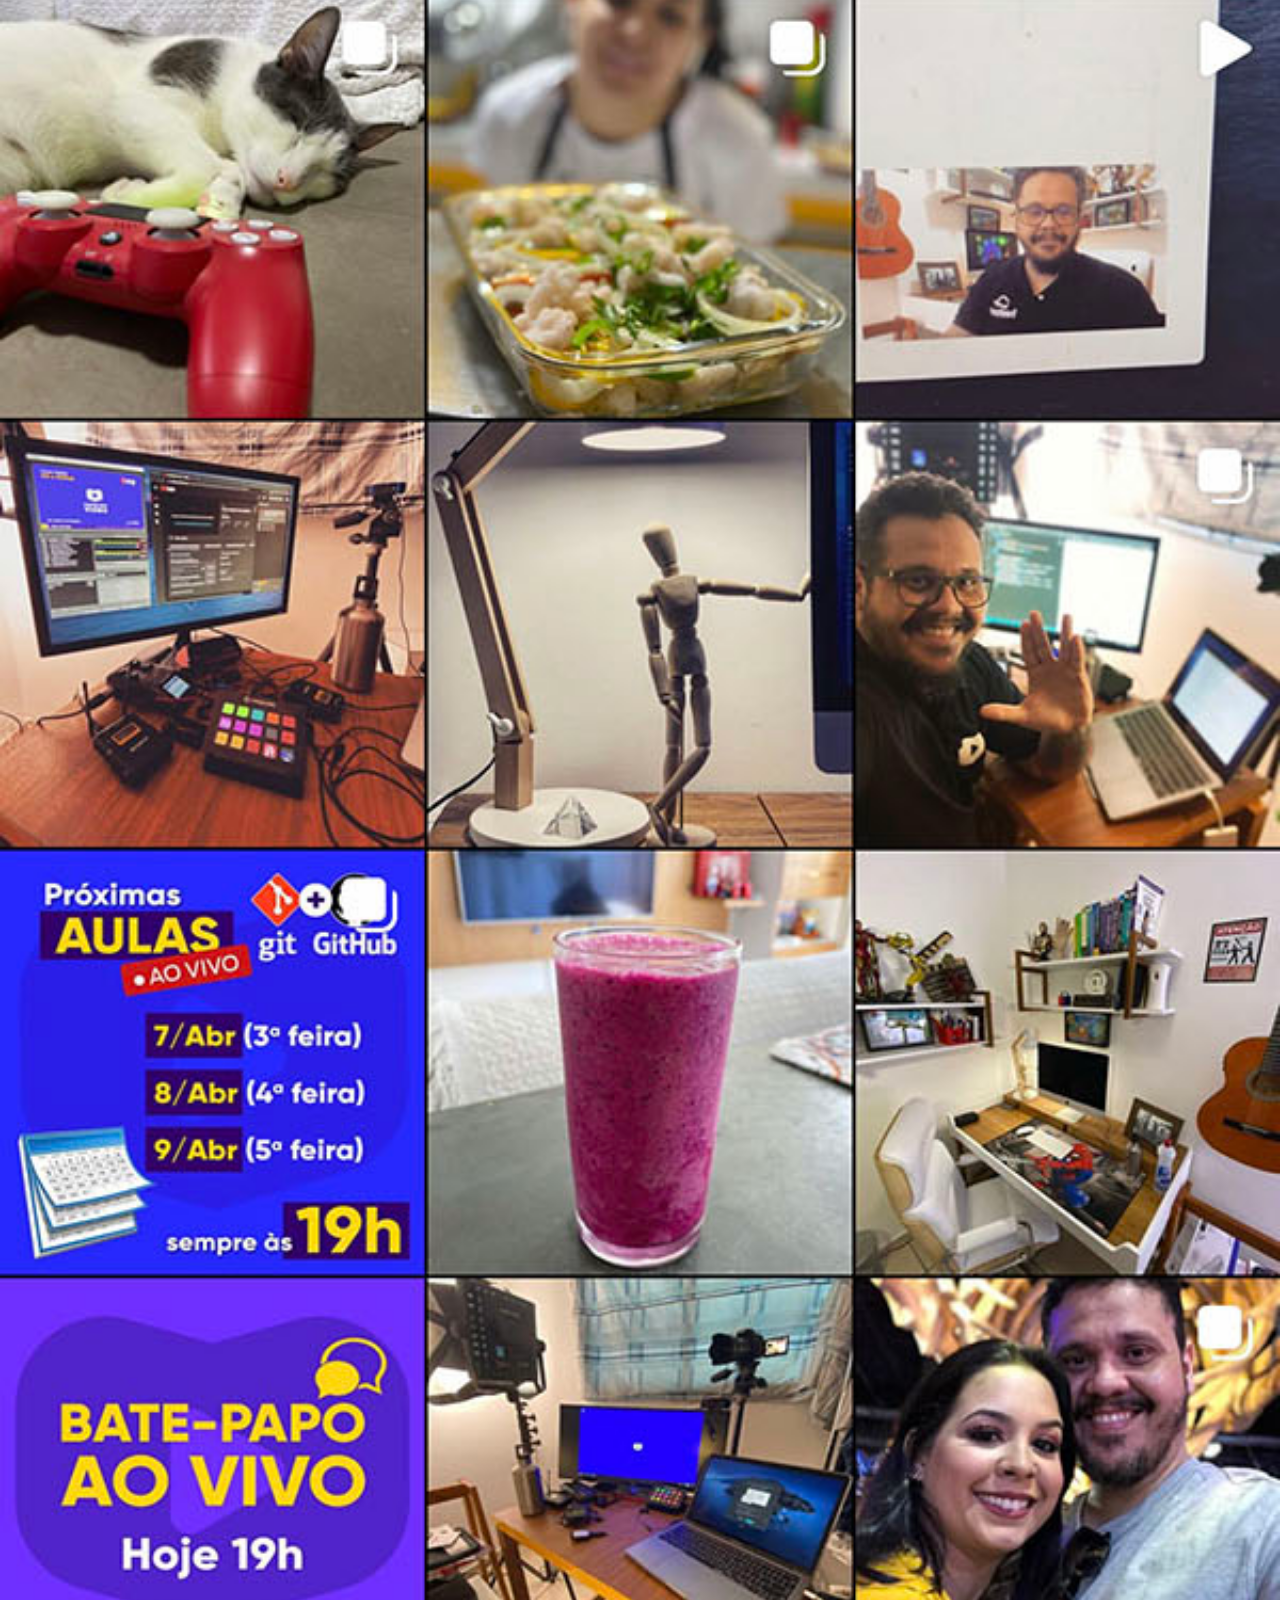
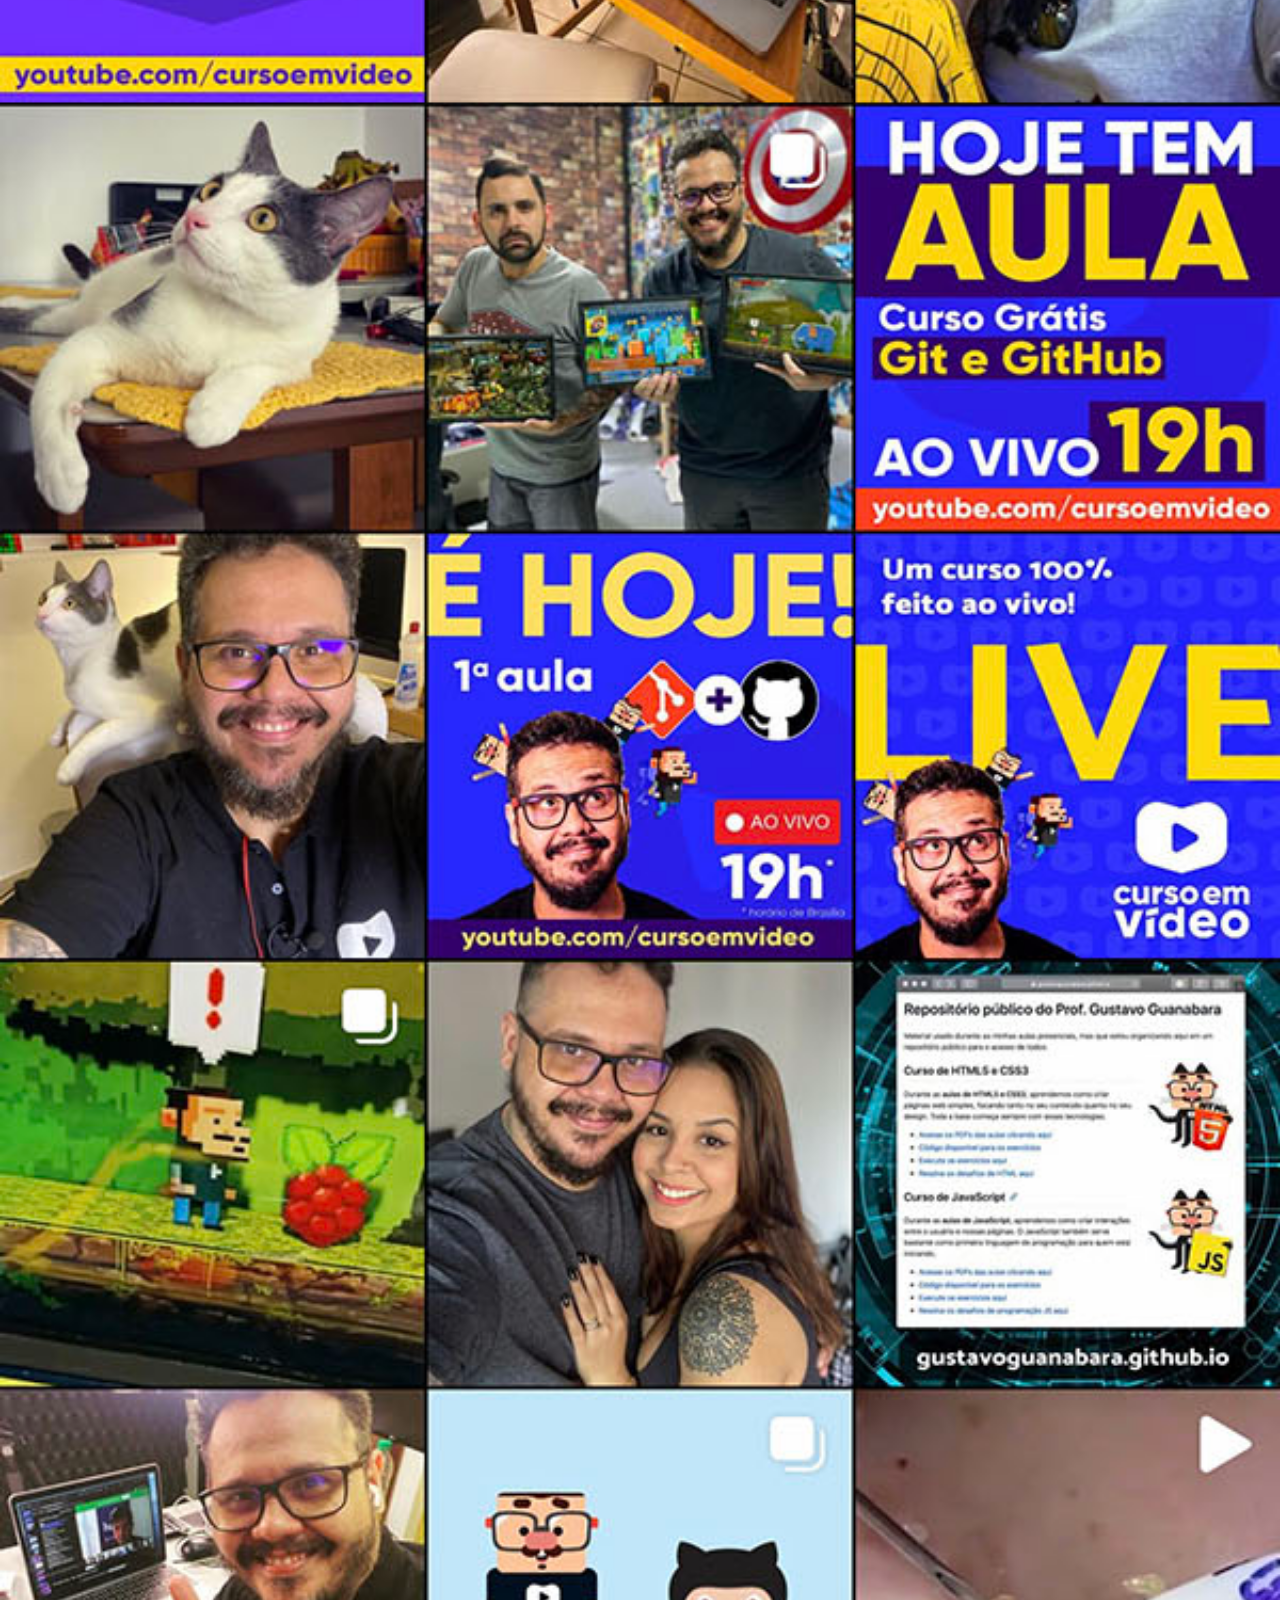
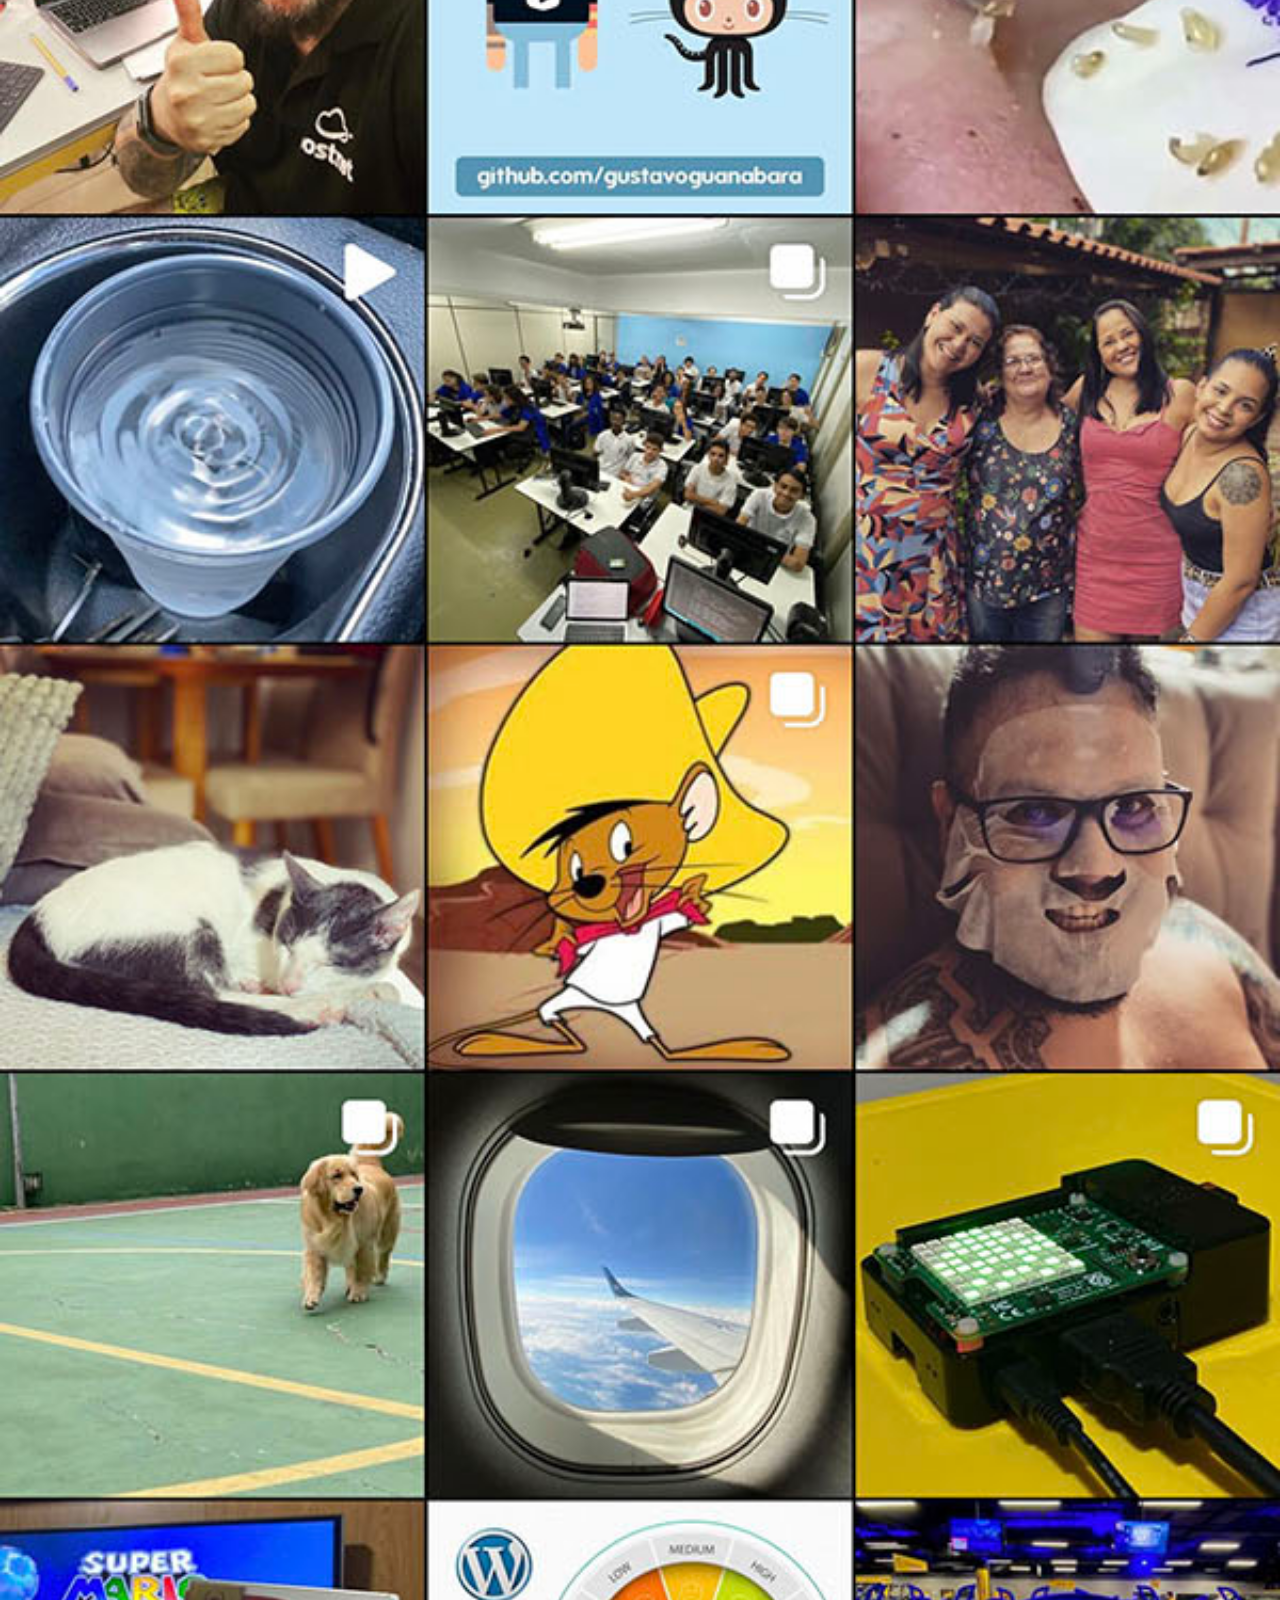
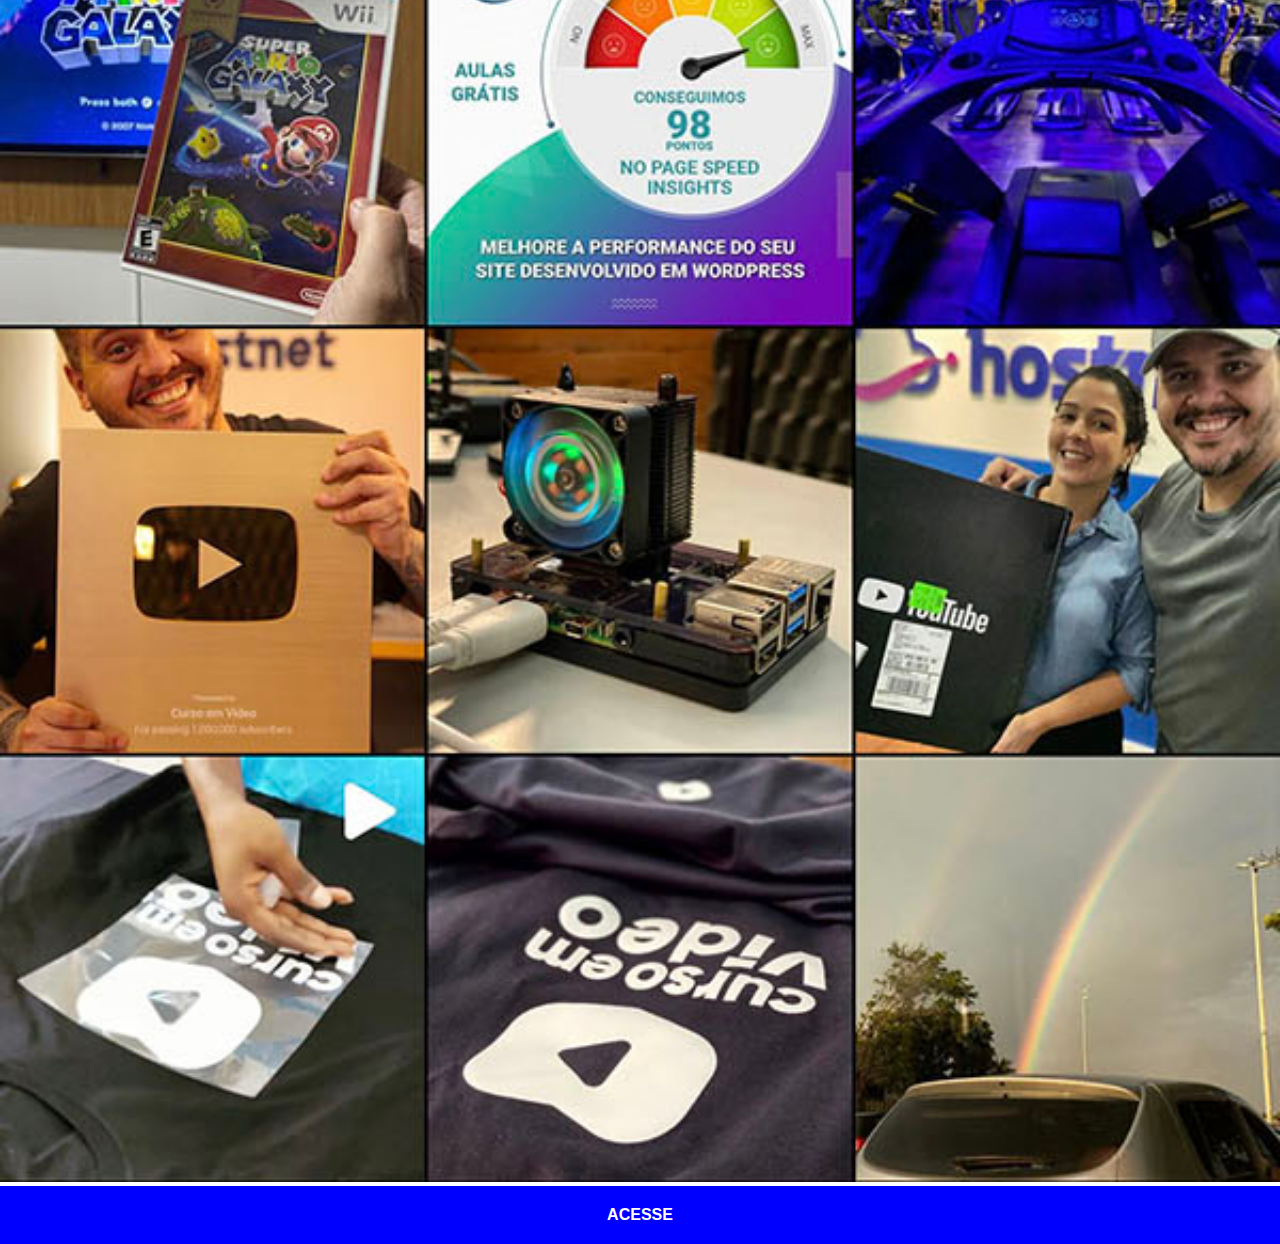
<file: instagram.html>
<!DOCTYPE html>
<html lang="pt-br">
<head>
    <meta charset="UTF-8">
    <meta name="viewport" content="width=device-width, initial-scale=1.0">
    <title>Instagram</title>
    <style>
        * {
            margin: 0px;
            padding: 0px;
            font-family: Arial, Helvetica, sans-serif;
        }

        ::-webkit-scrollbar {
            width: 0px;
            height: 0px;
        }

        img {
            width: 100vw;
        }

        a {
            display: block;
            color: white;
            font-weight: bolder;
            text-align: center;
            text-decoration: none;
            background-color: blue;
            padding: 20px;
        }

        a:hover {
            background-color: rgba(0, 0, 255, 0.753);
        }
    </style>
</head>
<body>
    <img src="imagens/tela-instagram.jpg" alt="instagram">
    <a href="instagram.com/cursoemvideo" target="_blank">ACESSE</a>
</body>
</html>
</file>
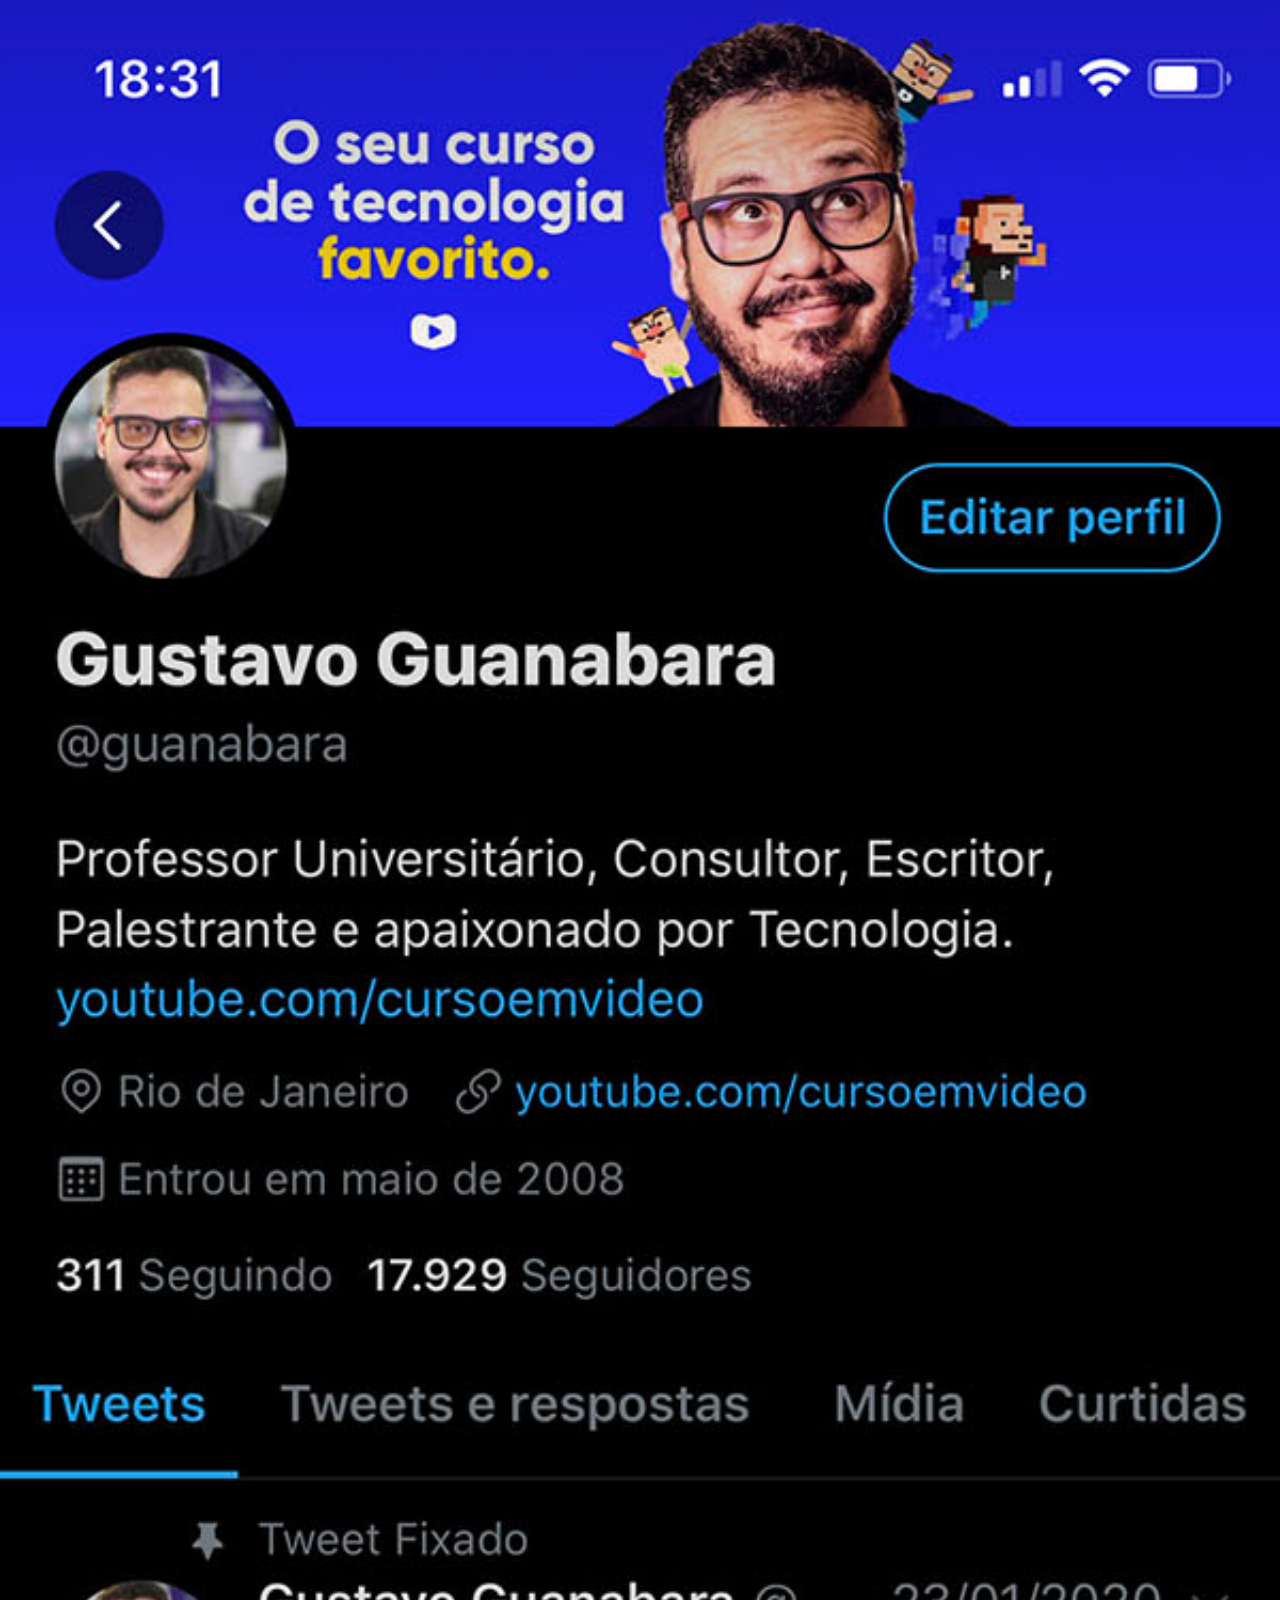
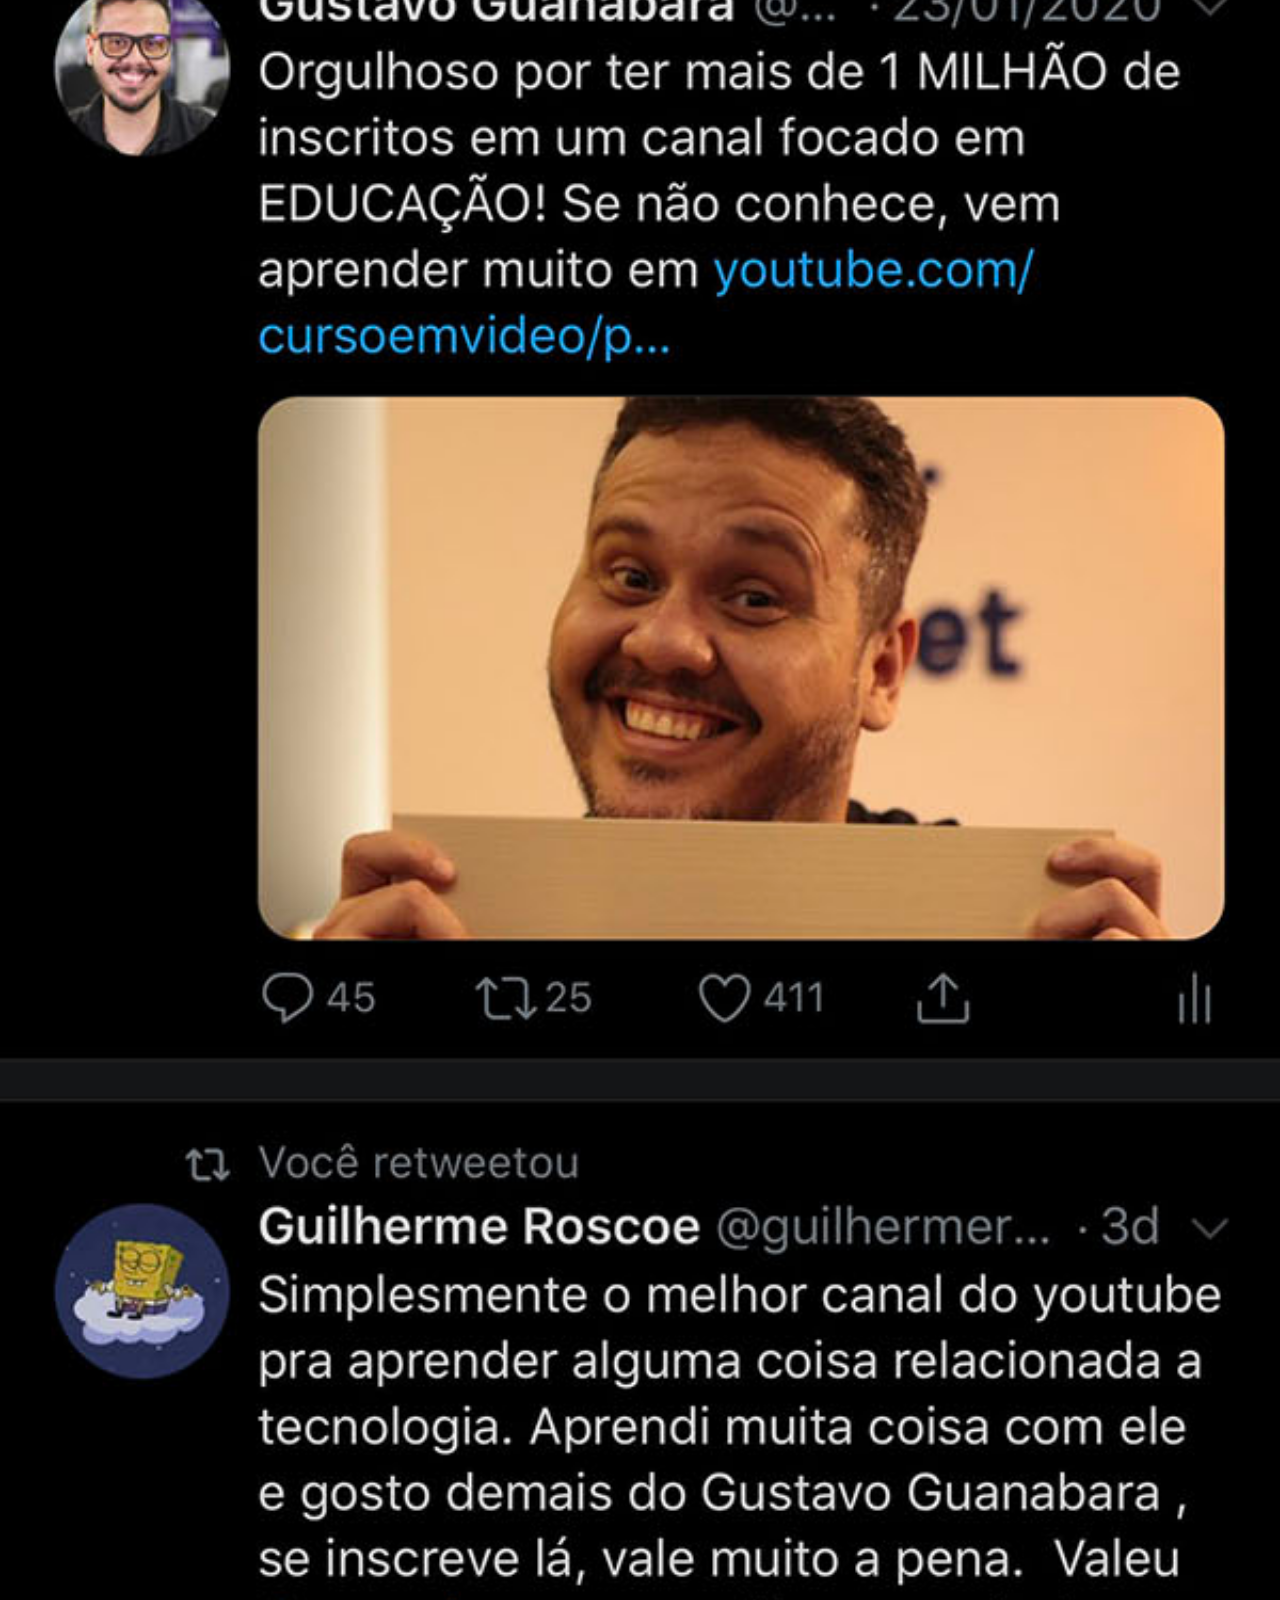
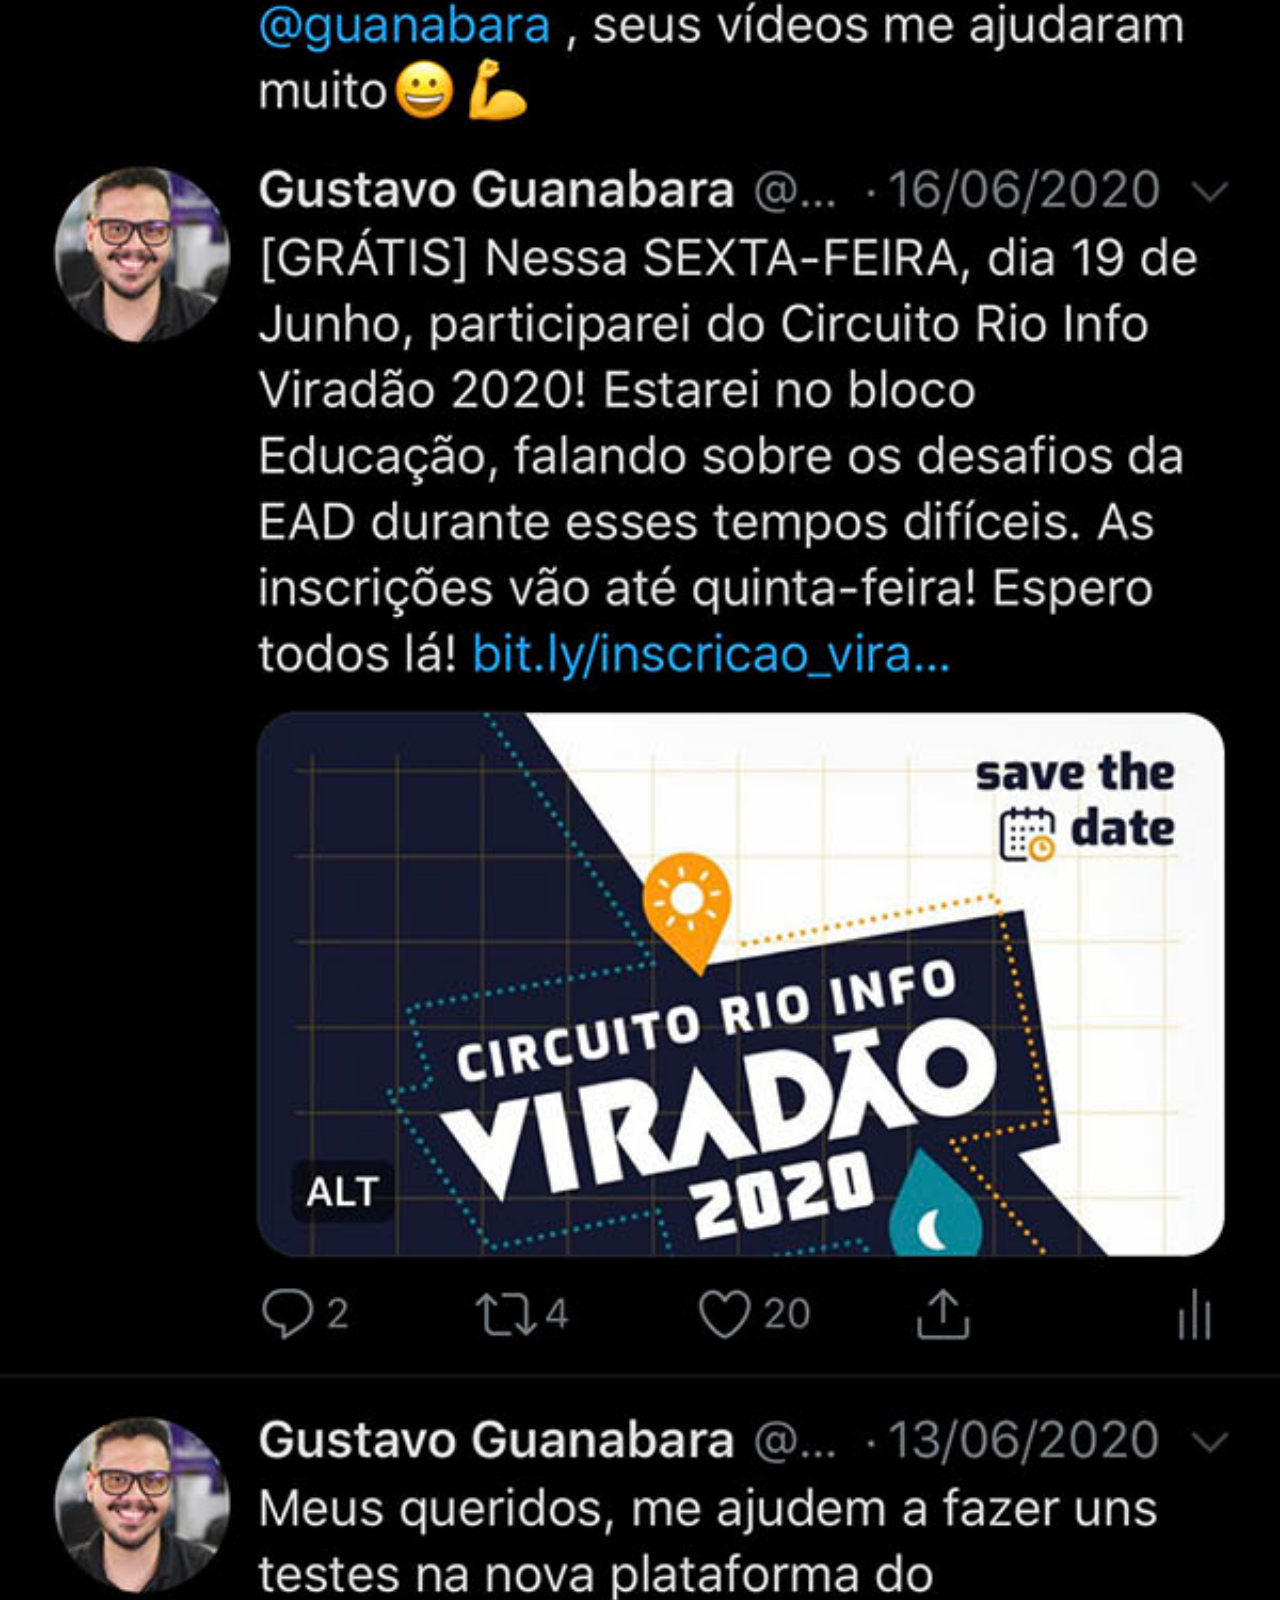
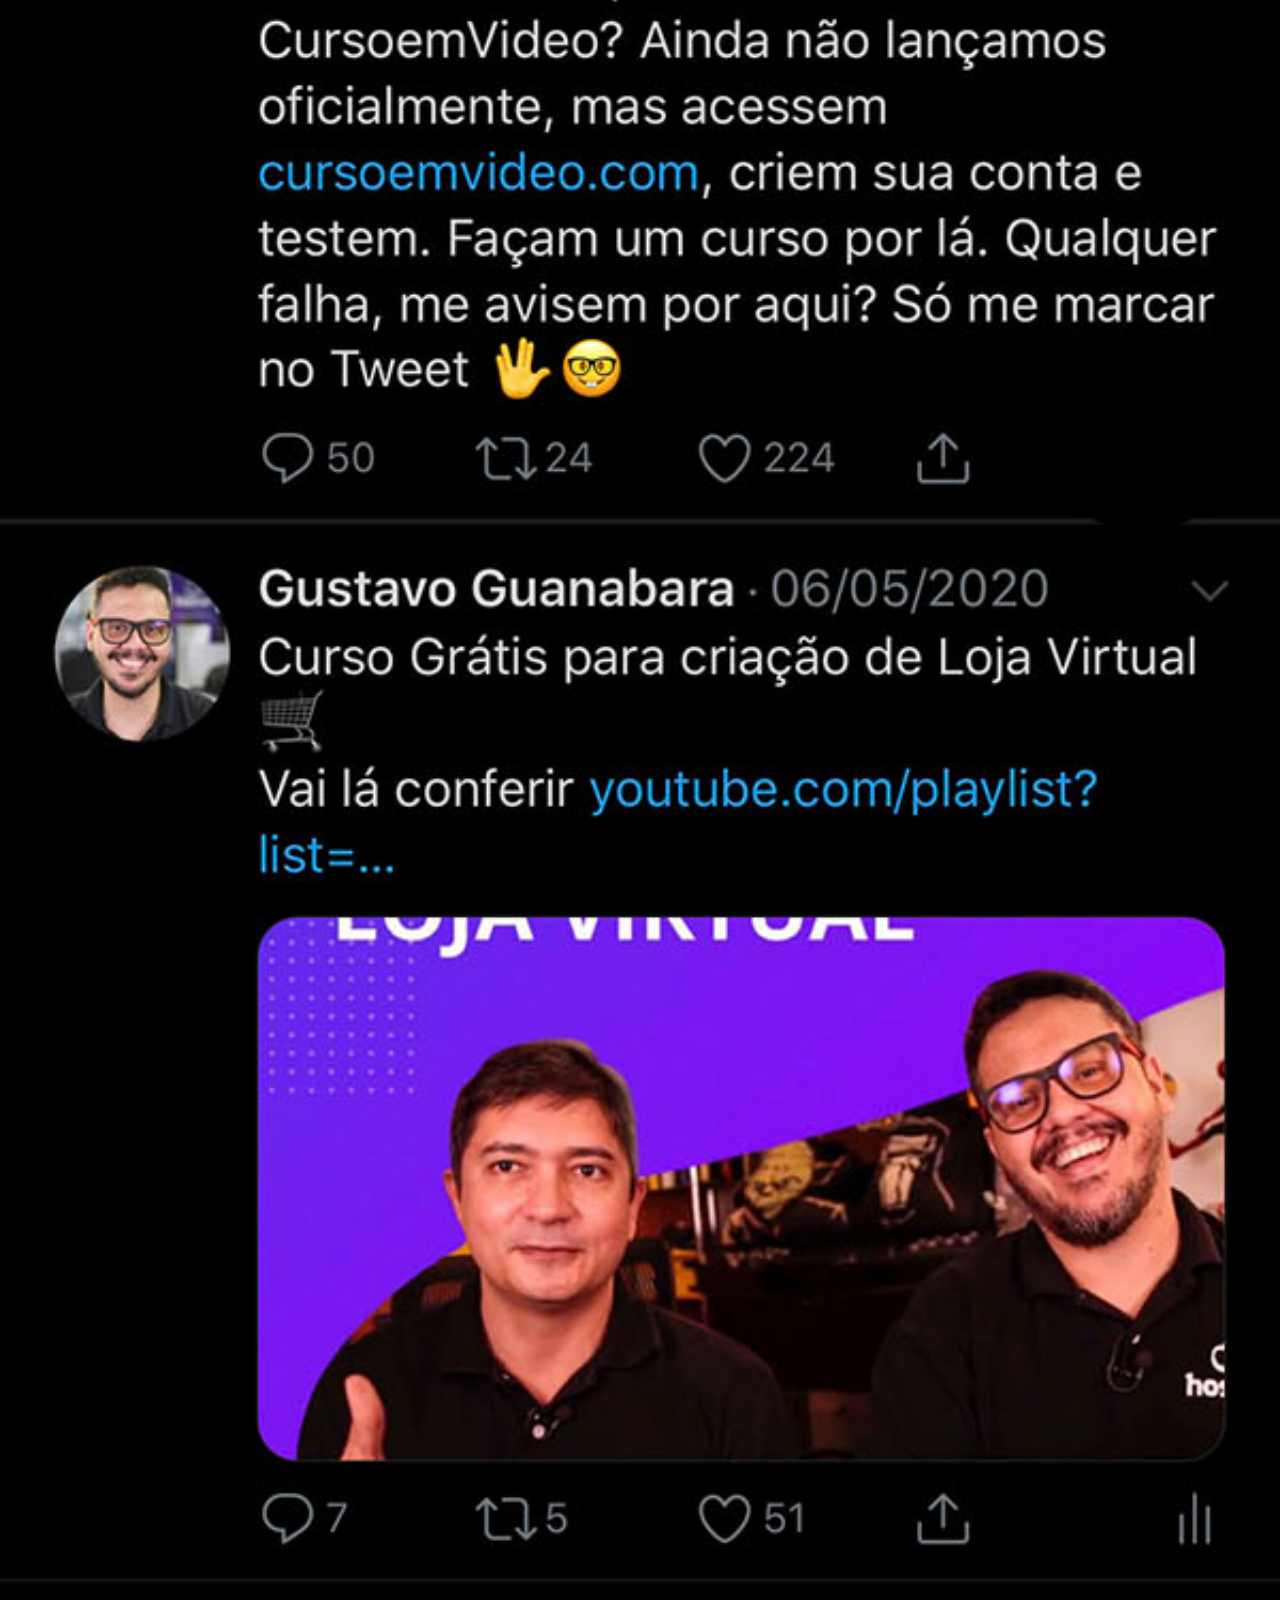
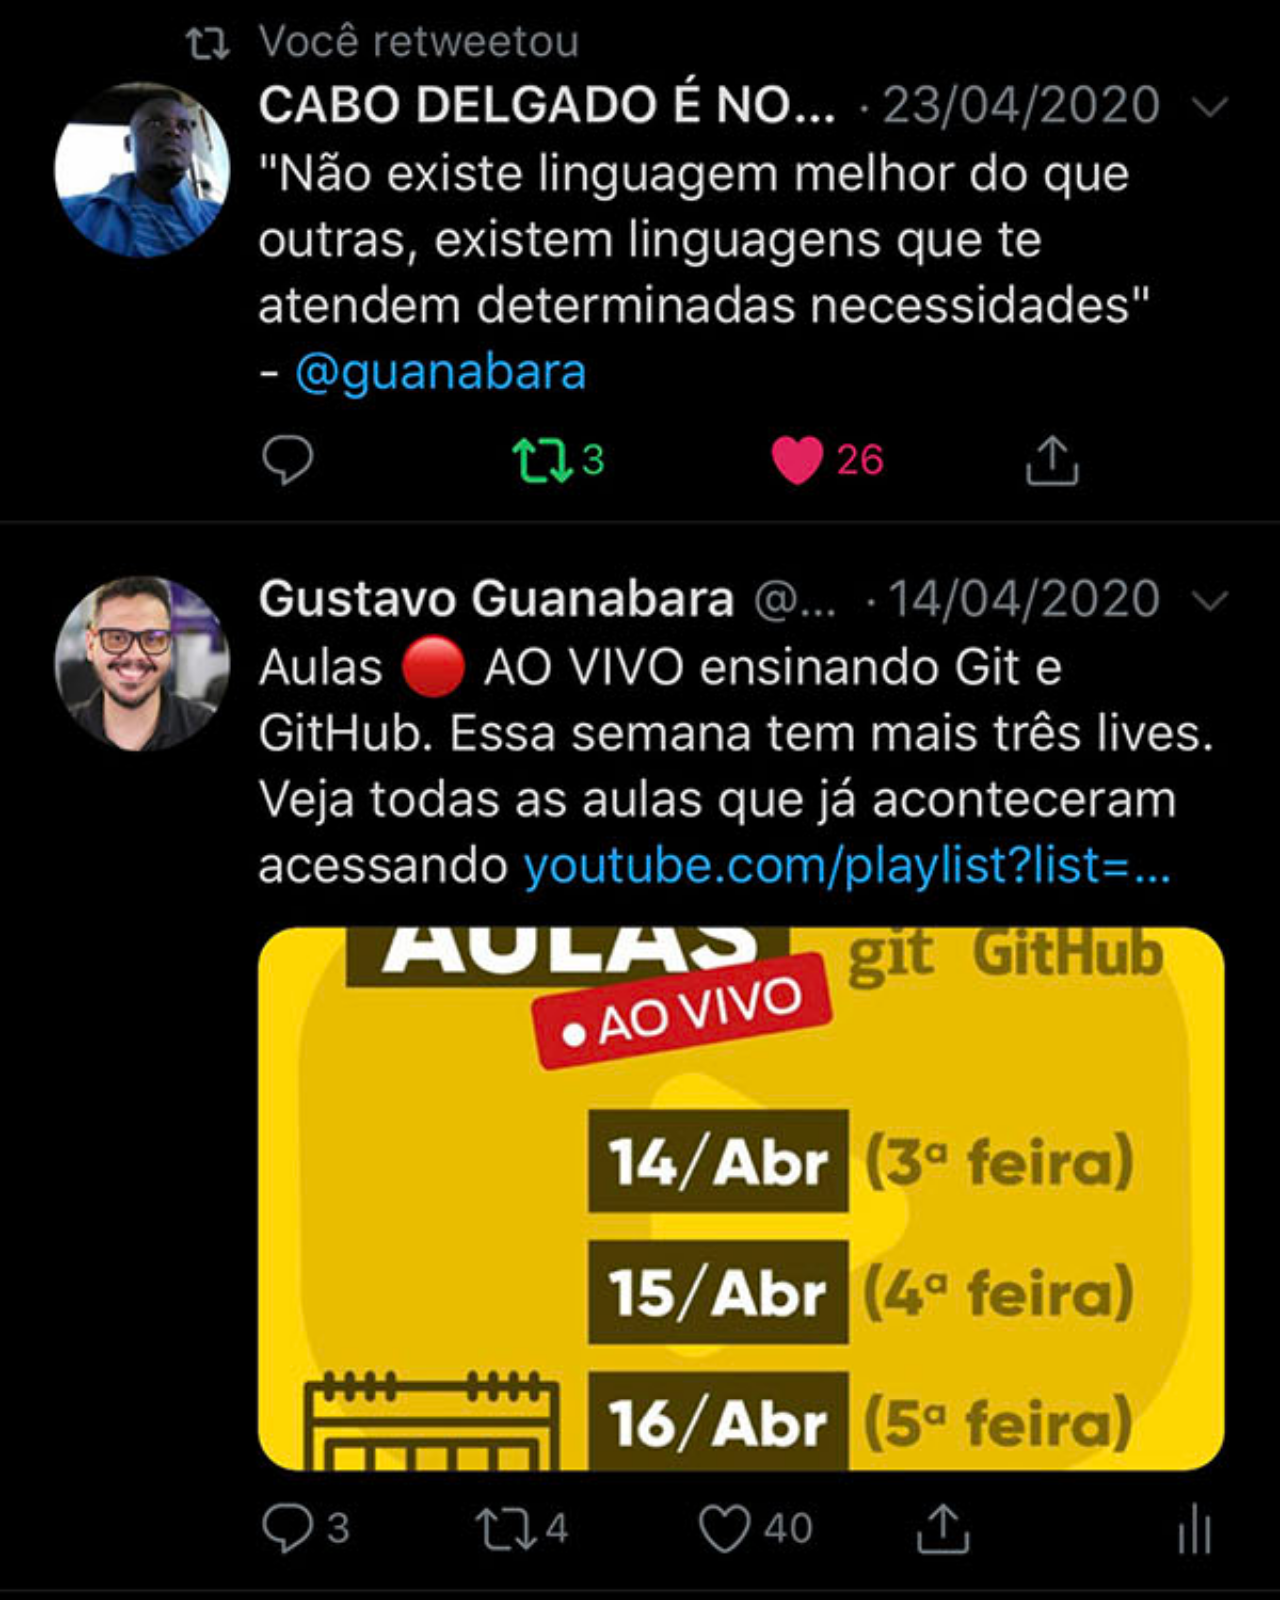
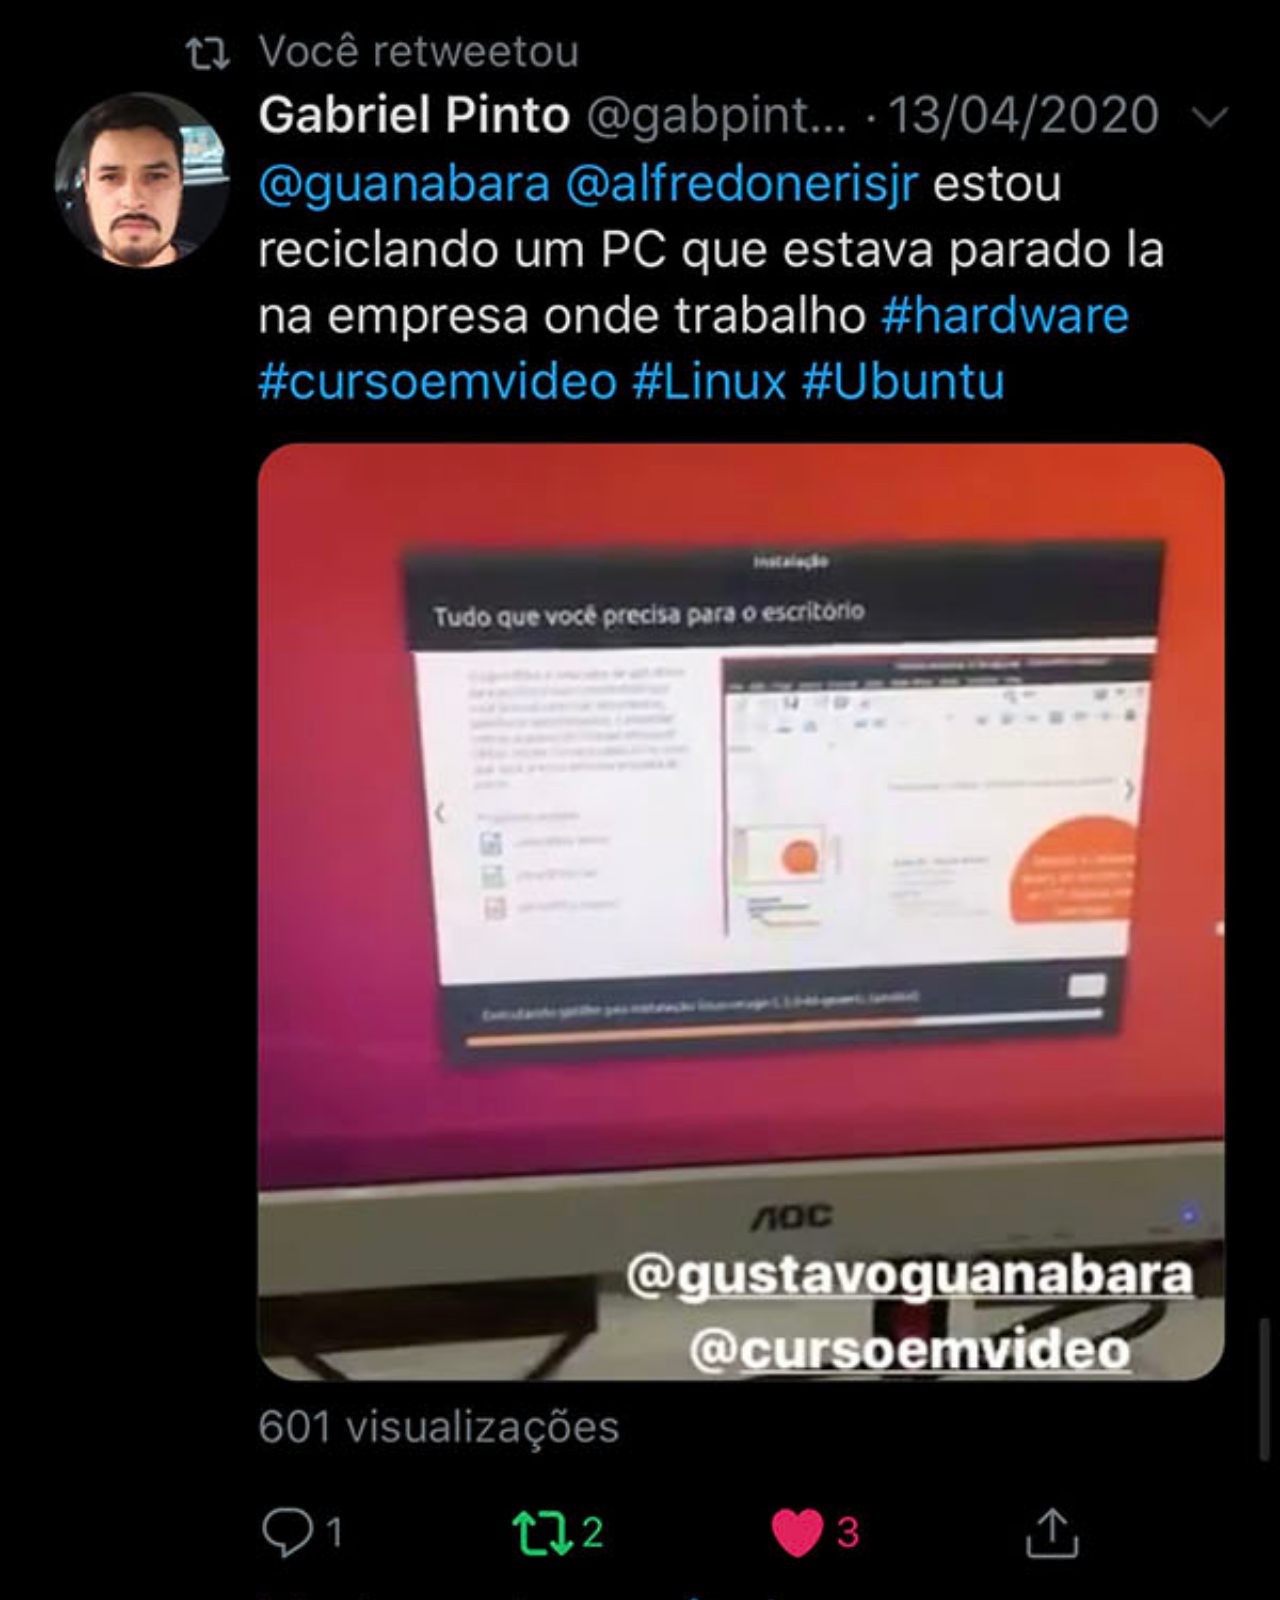
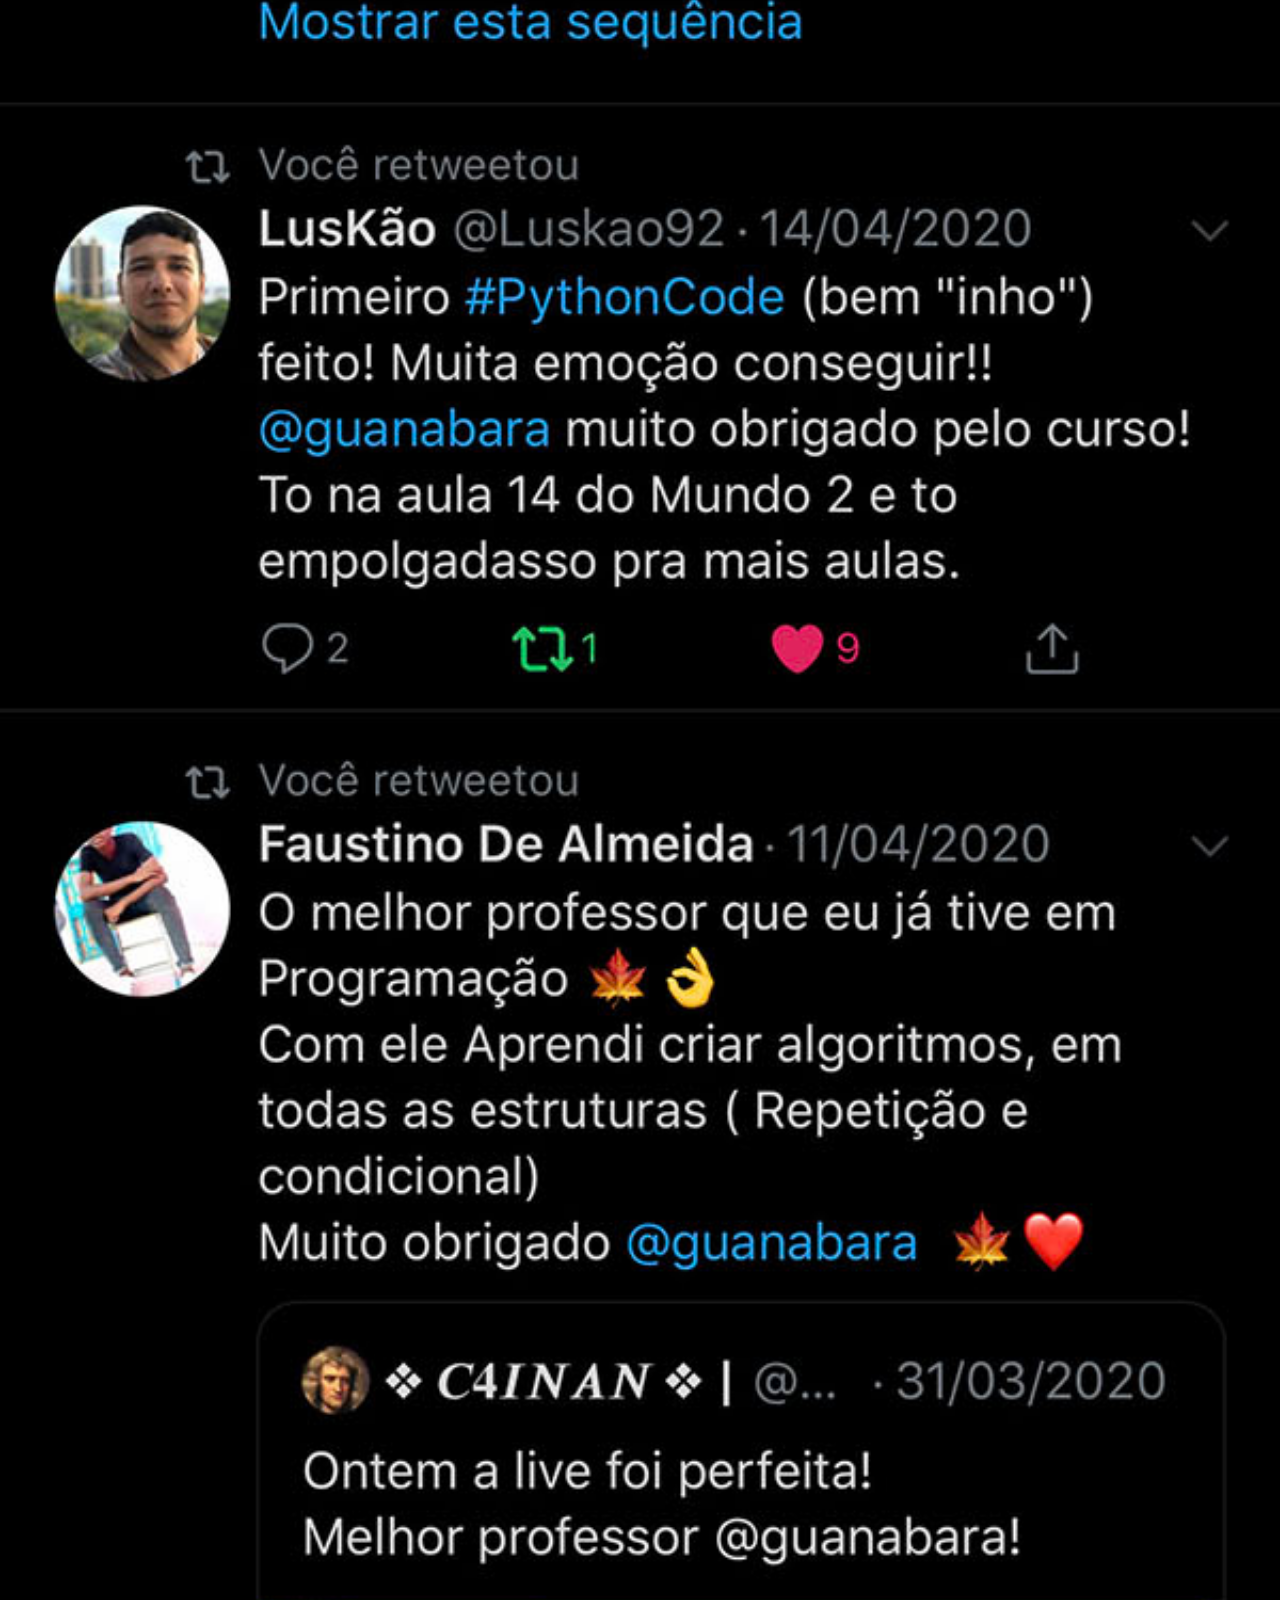
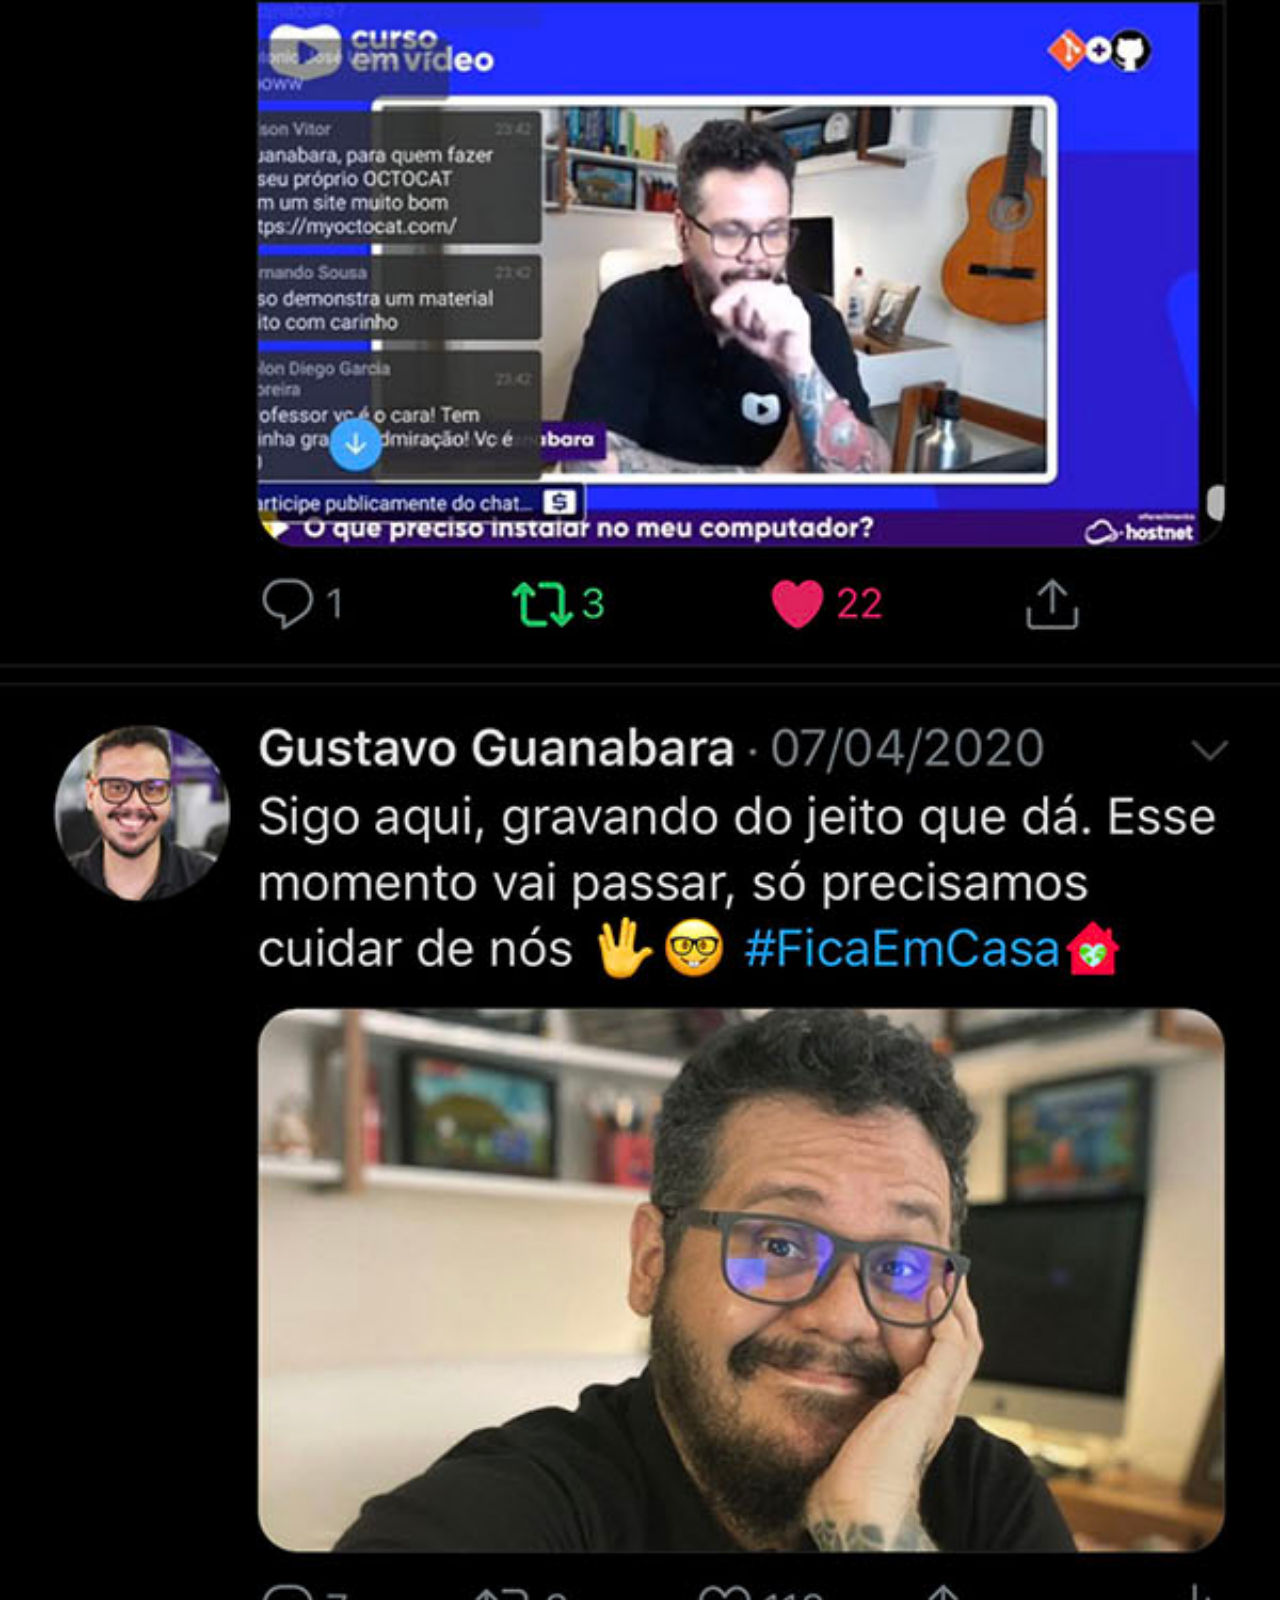
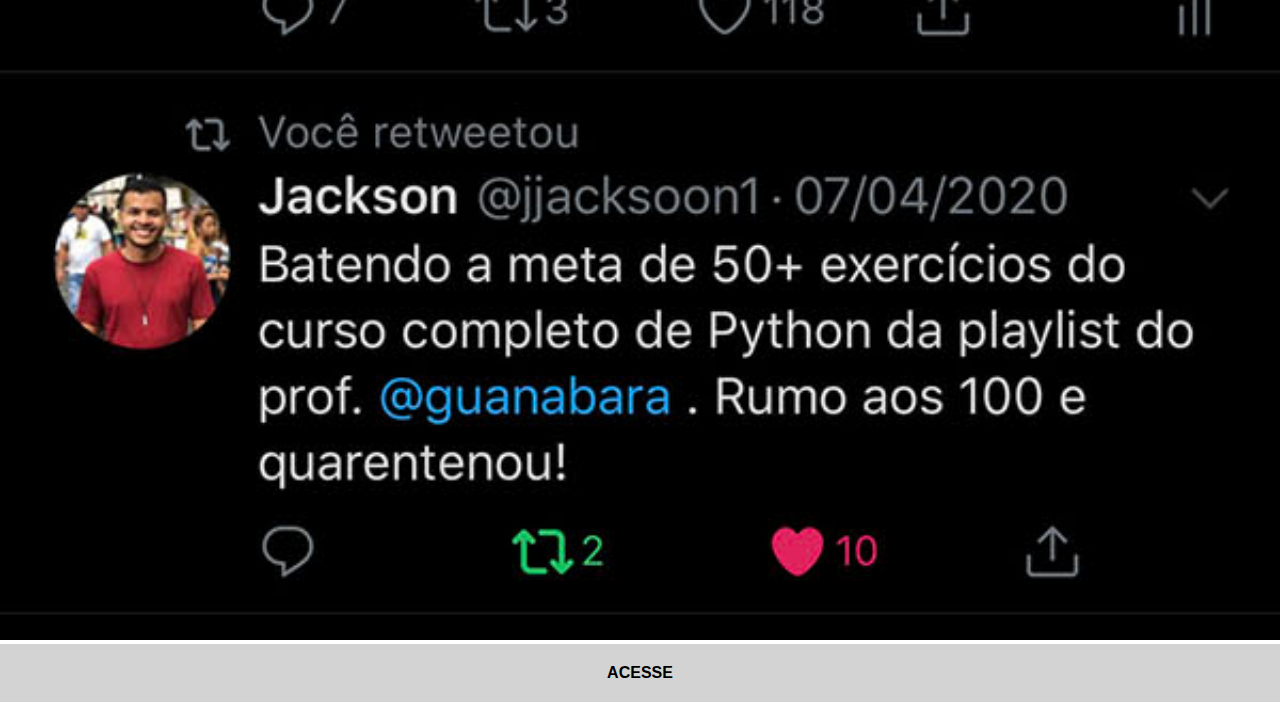
<file: x.html>
<!DOCTYPE html>
<html lang="pt-br">
<head>
    <meta charset="UTF-8">
    <meta name="viewport" content="width=device-width, initial-scale=1.0">
    <title>X</title>
    <style>
        * {
            margin: 0px;
            padding: 0px;
            font-family: Arial, Helvetica, sans-serif;
        }

        ::-webkit-scrollbar {
            width: 0px;
            height: 0px;
        }

        img {
            width: 100vw;
        }

        a {
            display: block;
            color: black;
            font-weight: bolder;
            text-align: center;
            text-decoration: none;
            background-color: lightgray;
            padding: 20px;
        }

        a:hover {
            background-image: linear-gradient(to left, white, black);
        }
    </style>
</head>
<body>
    <img src="imagens/tela-twitter.jpg" alt="x">
    <a href="twitter.com/cursosemvideo" target="_blank">ACESSE</a>
</body>
</html>
</file>
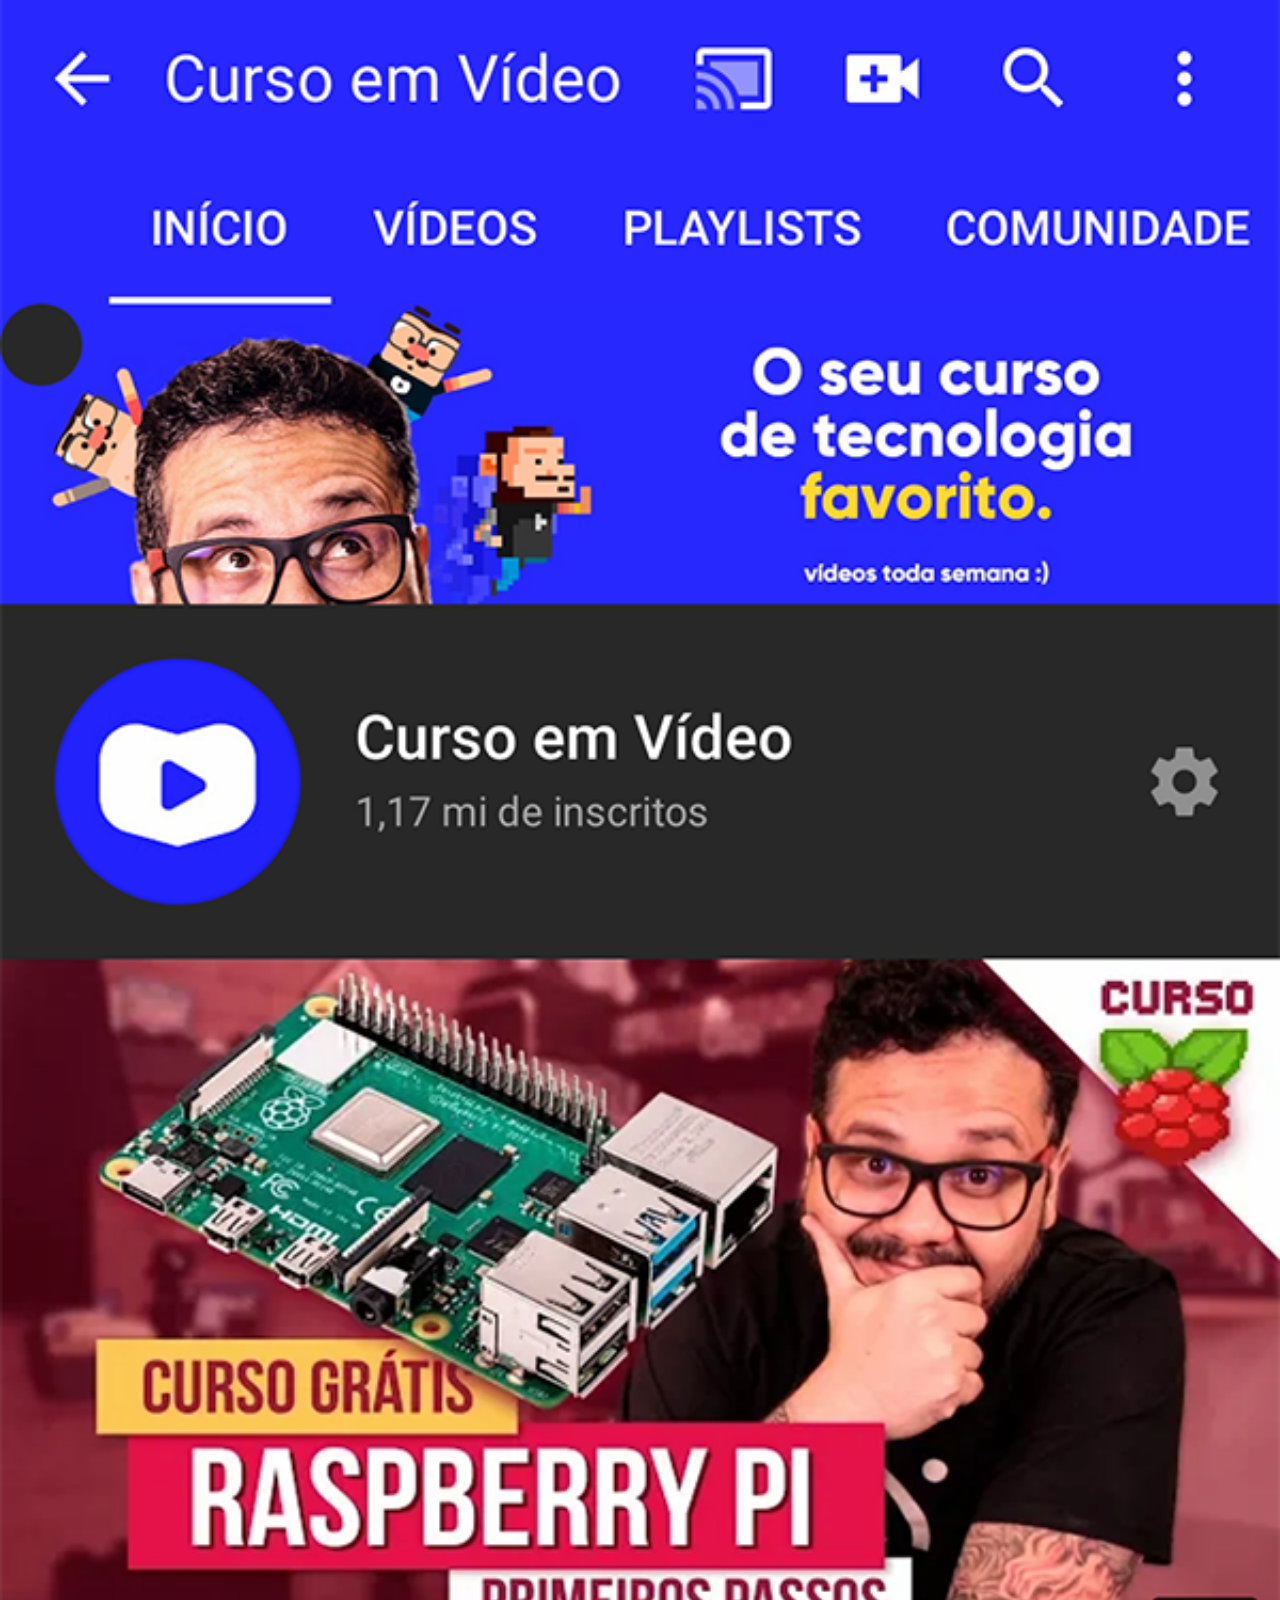
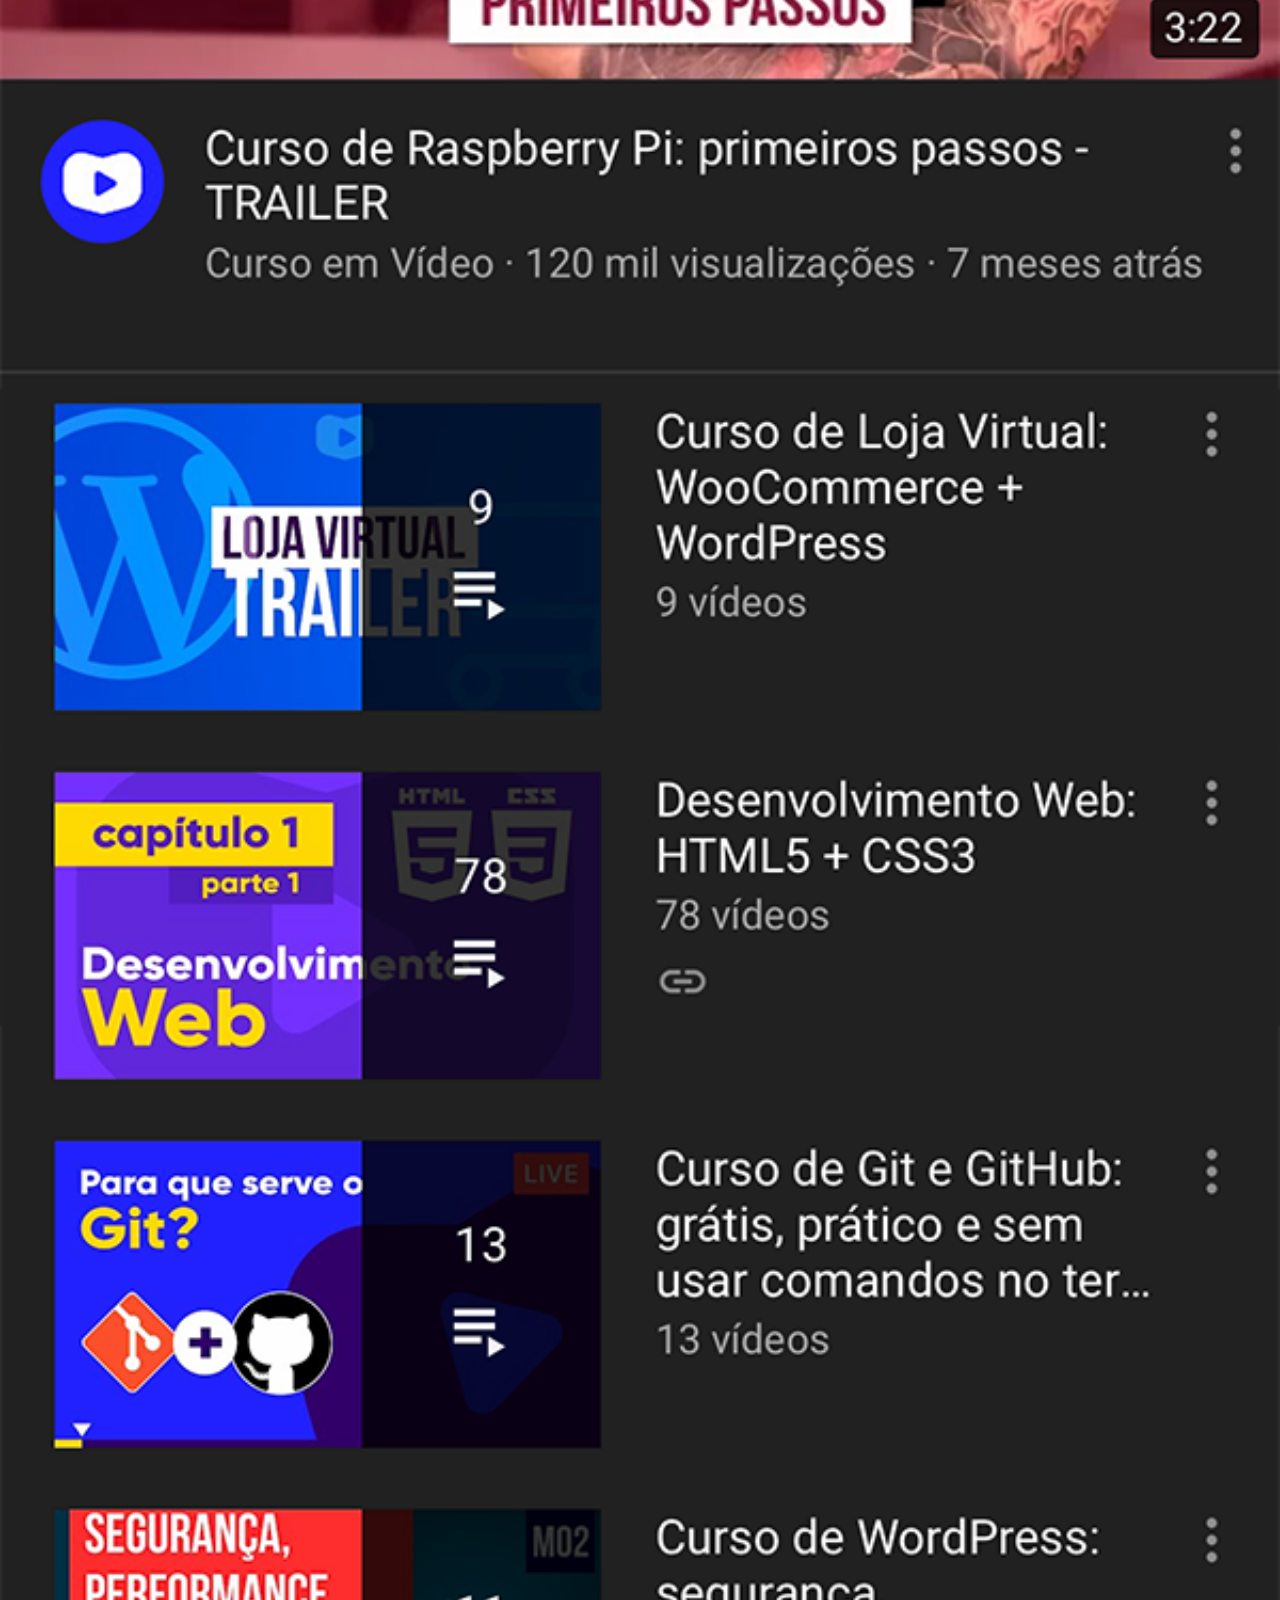
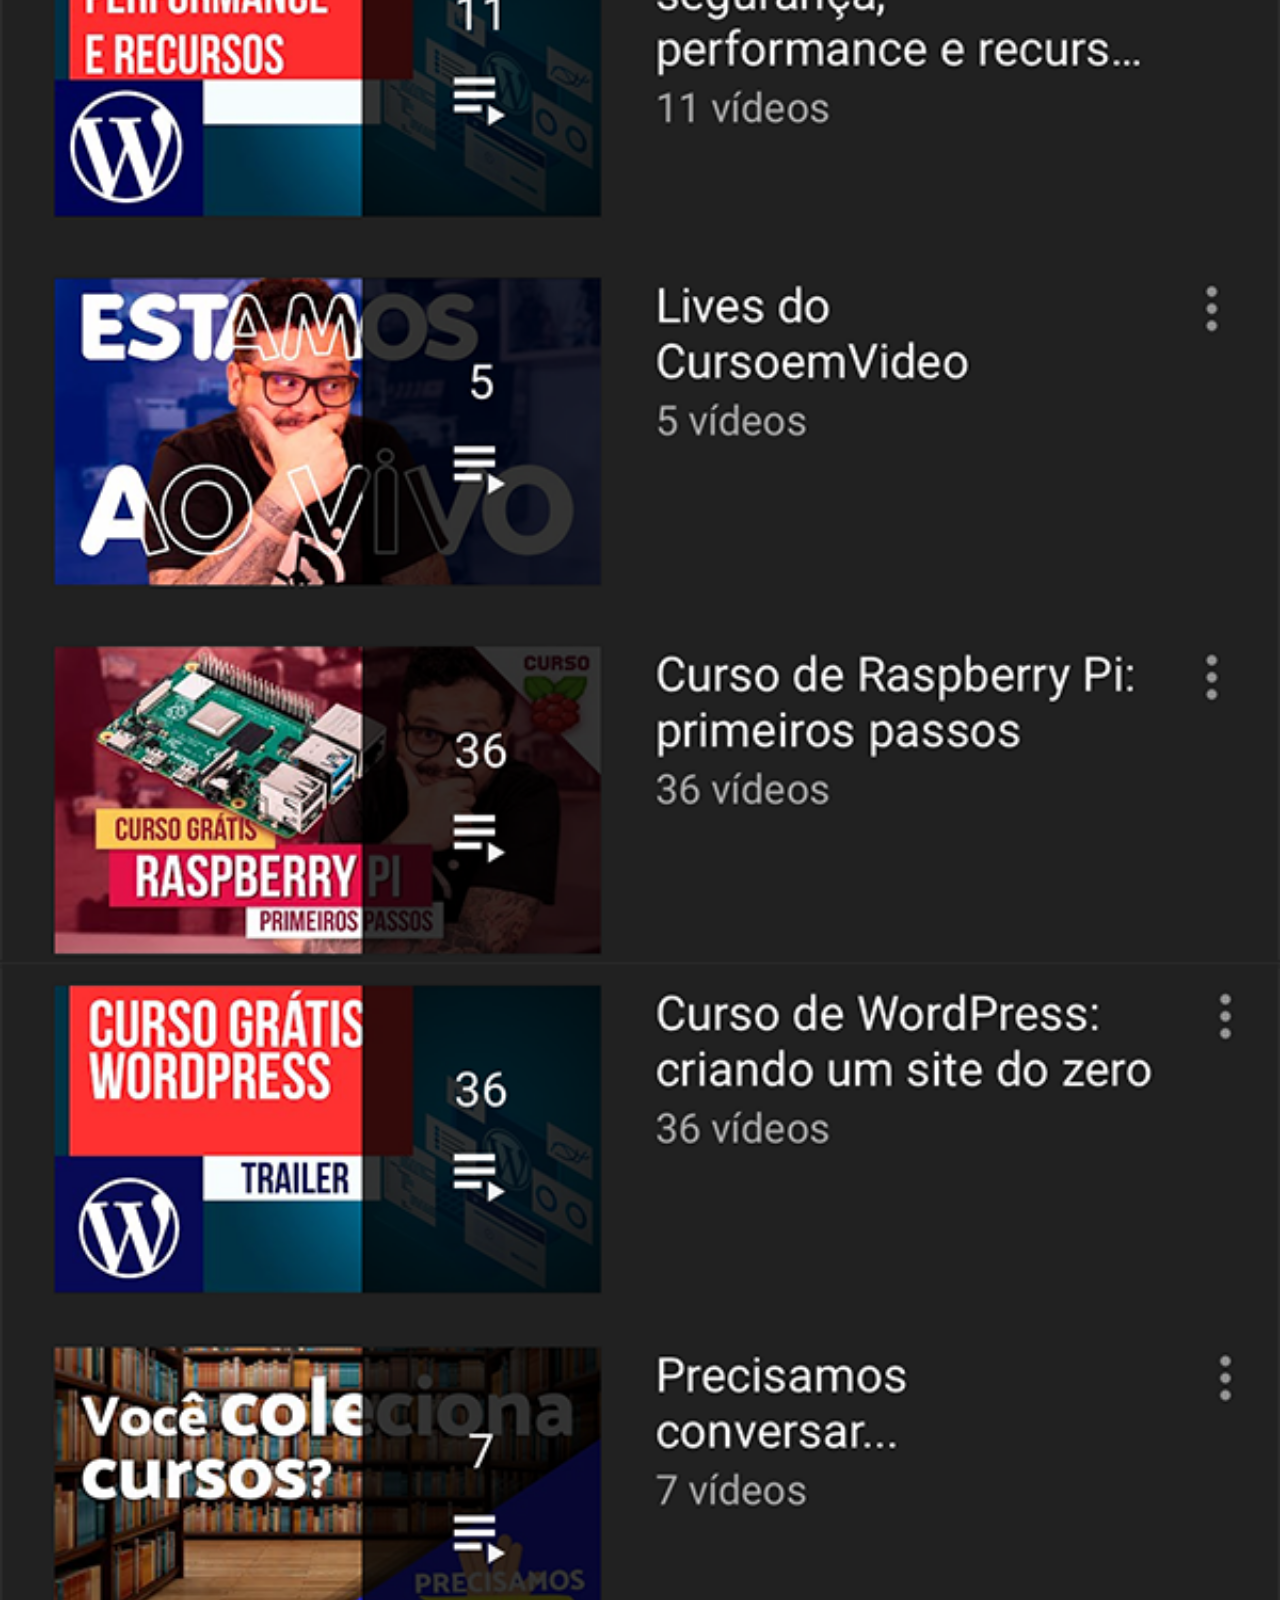
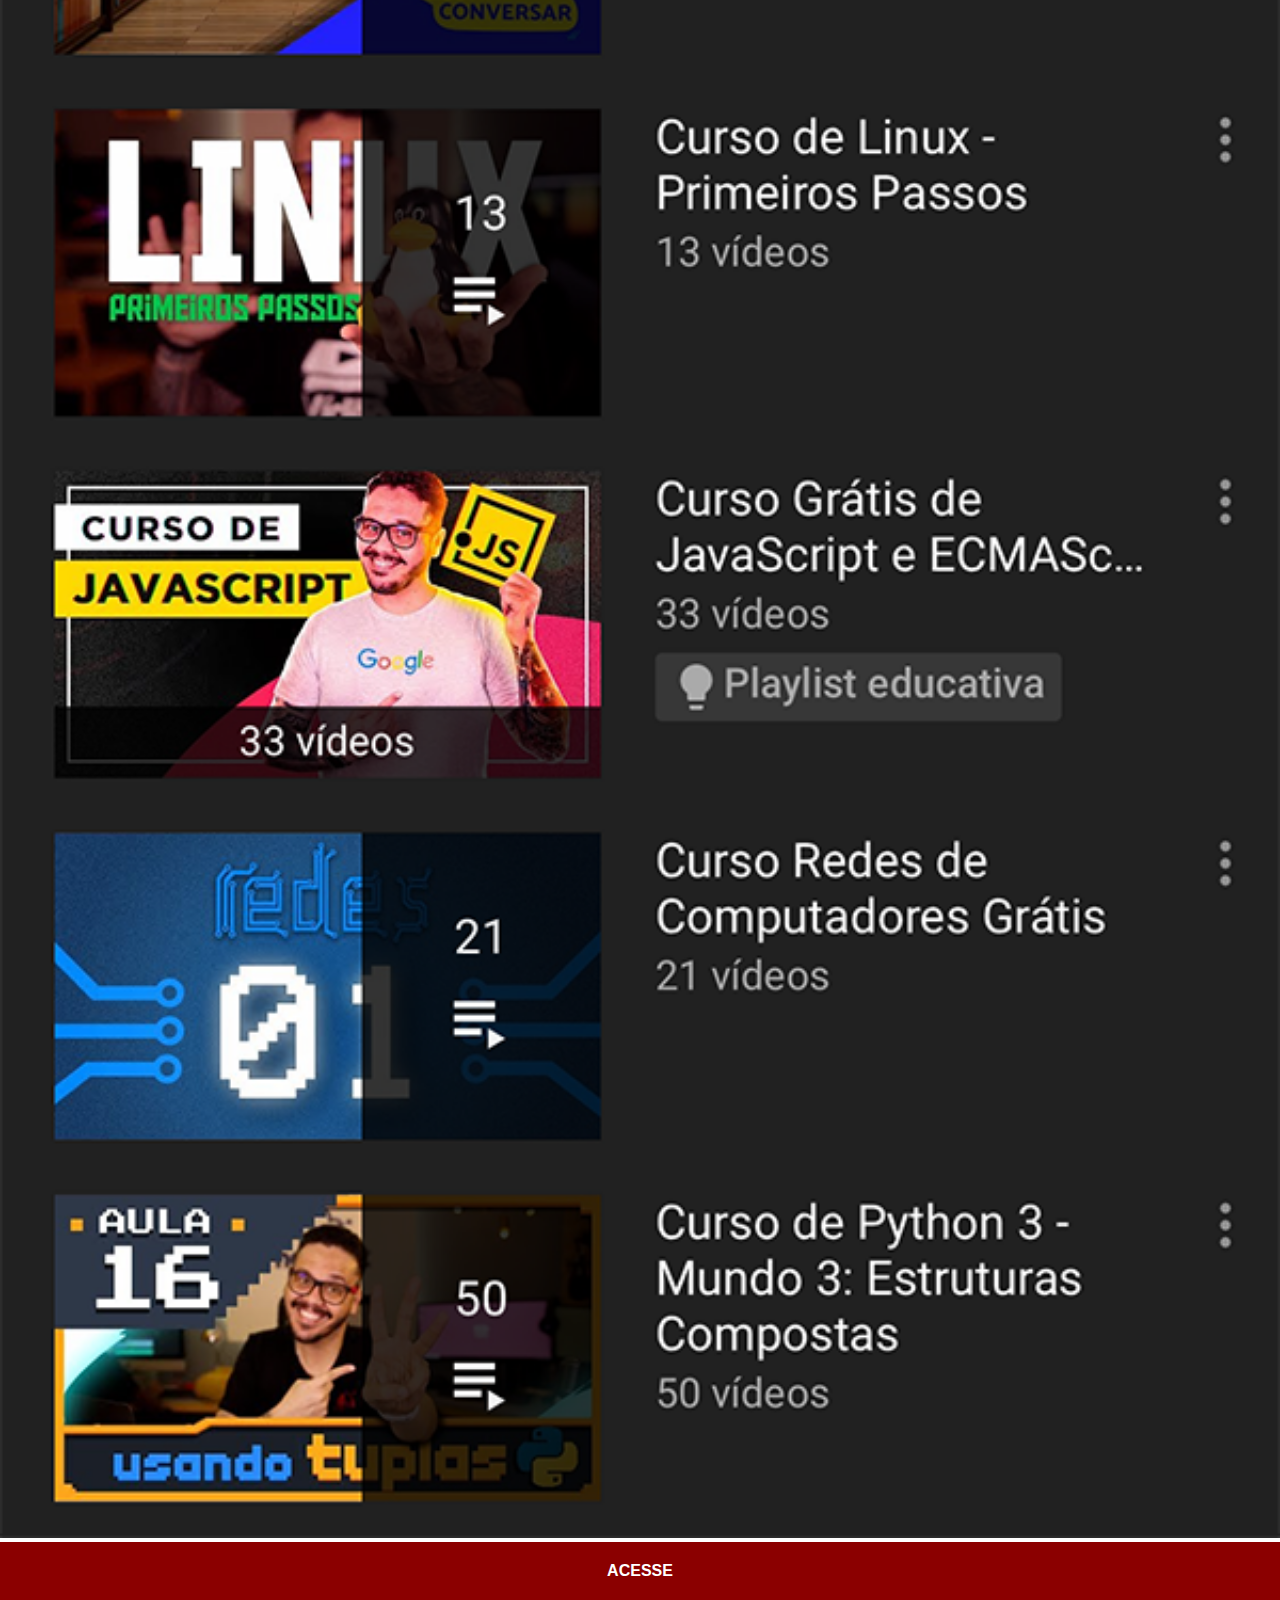
<file: youtube.html>
<!DOCTYPE html>
<html lang="pt-br">
<head>
    <meta charset="UTF-8">
    <meta name="viewport" content="width=device-width, initial-scale=1.0">
    <title>Youtube</title>
    <style>
        * {
            margin: 0px;
            padding: 0px;
            font-family: Arial, Helvetica, sans-serif;
        }

        ::-webkit-scrollbar {
            width: 0px;
            height: 0px;
        }

        img {
            width: 100vw;
        }

        a {
            display: block;
            background-color: darkred;
            color: white;
            padding: 20px;
            text-align: center;
            font-weight: bolder;
            text-decoration: none;
        }

        a:hover {
            background-color: brown;
        }
    </style>
</head>
<body>
    <img src="imagens/tela-youtube.png" alt="youtube">
    <a href="https://www.youtube.com/@cursoemvideo/playlists" target="_blank">ACESSE</a>
</body>
</html>
</file>
<file: estilos/style.css>
@charset 'UTF-8';

* {
    margin: 0px;
    padding: 0px;
    font-family: Arial, Helvetica, sans-serif;
}

html, body {
    height: 100vh;
    width: 100vw;
}

body {
    background: url('../imagens/fundo-madeira.jpg') no-repeat;
    background-size: cover;
    background-attachment: fixed;
}

main {
    height: 100vh;
    position: relative;
}

section#telefone {
    position: absolute;
    top: 50%;
    left: 50%;
    transform: translate(-50%, -50%);

    height: 627px;
    width: 311px;
    background: url('../imagens/frame-iphone.png') no-repeat;
}

iframe#tela {
    position: relative;
    top: 80px;
    left: 22px;
    width: 267px;
    height: 471px;
}

section#redes-sociais {
    text-align: right;
}

section#redes-sociais img {
    width: 50px;
    margin: 10px;
    border-radius: 50%;
    box-shadow: 2px 2px 5px hsla(0, 0%, 0%, 0.400);
    box-sizing: border-box;
}

section#redes-sociais img:hover {
    border: 2px solid rgba(165, 165, 165, 0.548);
    transform: translate(-3px, -3px);
    box-shadow: 5px 5px 10px rgba(0, 0, 0, 0.562);
    transition: .3s;
}
</file>
